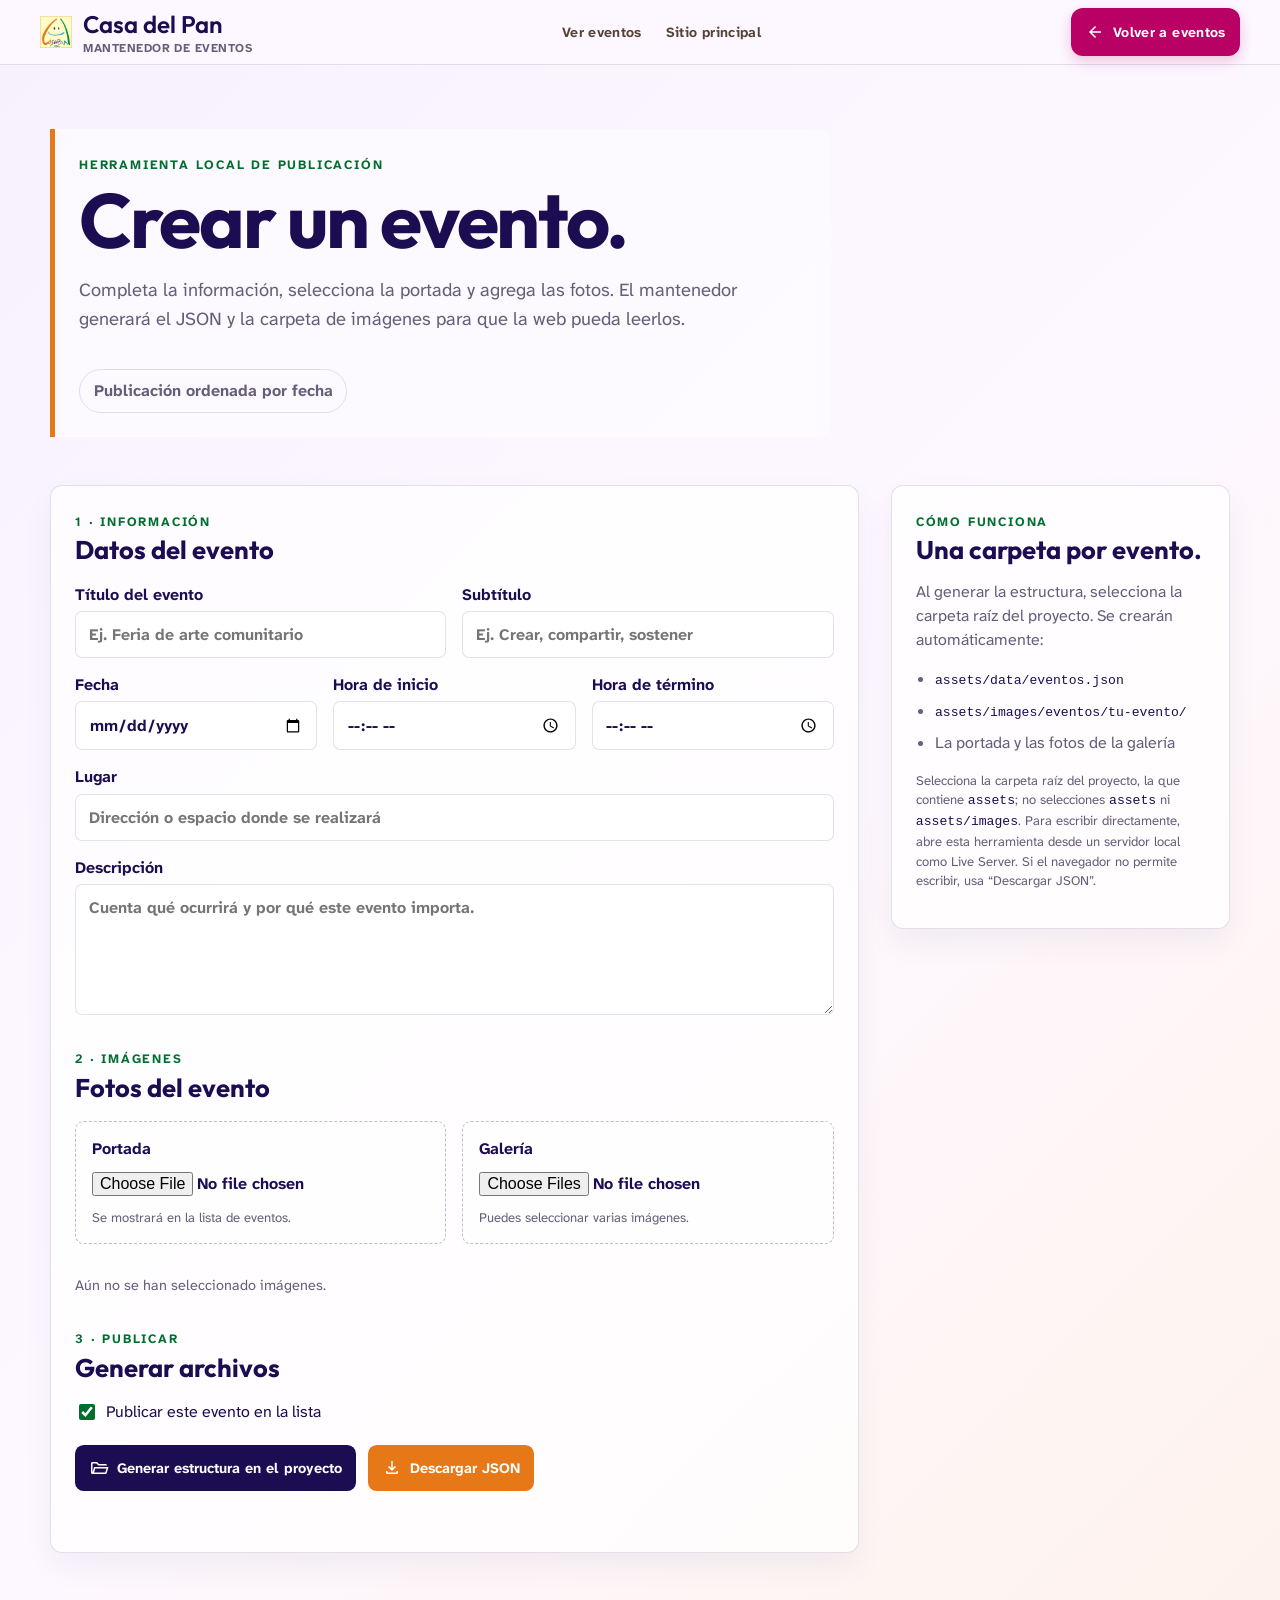
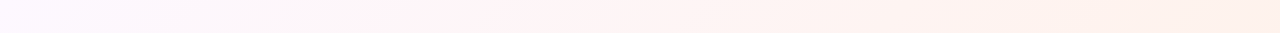
<file: admin-eventos.html>
<!doctype html>
<html lang="es">
<head>
  <meta charset="utf-8">
  <meta name="viewport" content="width=device-width, initial-scale=1">
  <title>Mantenedor de eventos | Fundación Casa del Pan</title>
  <meta name="description" content="Mantenedor local para crear y publicar eventos de la Fundación Casa del Pan.">
  <link rel="preconnect" href="https://fonts.googleapis.com">
  <link rel="preconnect" href="https://fonts.gstatic.com" crossorigin>
  <link href="https://fonts.googleapis.com/css2?family=Atkinson+Hyperlegible+Next:wght@400;700&family=Outfit:wght@500;600;700&display=swap" rel="stylesheet">
  <link href="https://fonts.googleapis.com/css2?family=Material+Symbols+Outlined:opsz,wght,FILL,GRAD@20..48,100..700,0..1,-50..200" rel="stylesheet">
  <link rel="stylesheet" href="assets/css/galleries.css">
</head>
<body class="gallery-body admin-body">
  <header class="gallery-header">
    <div class="gallery-nav">
      <a class="gallery-brand" href="eventos.html" aria-label="Volver a eventos">
        <img alt="Fundación Casa del Pan Logo" src="assets/images/logo.png" width="32" height="32">
        <div><span>Casa del Pan</span><span>Mantenedor de eventos</span></div>
      </a>
      <nav class="gallery-links" aria-label="Navegación del mantenedor">
        <a href="eventos.html">Ver eventos</a>
        <a href="index.html">Sitio principal</a>
      </nav>
      <div class="gallery-actions">
        <a class="gallery-link-cta" href="eventos.html"><span class="material-symbols-outlined" aria-hidden="true">arrow_back</span><span>Volver a eventos</span></a>
      </div>
    </div>
  </header>
  <main class="gallery-main admin-main">
    <section class="gallery-hero">
      <span class="gallery-kicker">Herramienta local de publicación</span>
      <h1>Crear un evento.</h1>
      <p>Completa la información, selecciona la portada y agrega las fotos. El mantenedor generará el JSON y la carpeta de imágenes para que la web pueda leerlos.</p>
      <span class="gallery-stat">Publicación ordenada por fecha</span>
    </section>
    <section class="admin-layout" aria-labelledby="admin-form-title">
      <form class="admin-form" id="event-form">
        <div class="admin-section-heading">
          <span class="gallery-kicker">1 · Información</span>
          <h2 id="admin-form-title">Datos del evento</h2>
        </div>
        <div class="admin-fields admin-fields-two">
          <label>Título del evento<input id="event-title" name="title" required placeholder="Ej. Feria de arte comunitario"></label>
          <label>Subtítulo<input id="event-subtitle" name="subtitle" placeholder="Ej. Crear, compartir, sostener"></label>
        </div>
        <div class="admin-fields admin-fields-three">
          <label>Fecha<input id="event-date" name="date" type="date" required></label>
          <label>Hora de inicio<input id="event-start" name="startTime" type="time"></label>
          <label>Hora de término<input id="event-end" name="endTime" type="time"></label>
        </div>
        <label>Lugar<input id="event-location" name="location" required placeholder="Dirección o espacio donde se realizará"></label>
        <label>Descripción<textarea id="event-description" name="description" rows="5" required placeholder="Cuenta qué ocurrirá y por qué este evento importa."></textarea></label>
        <div class="admin-section-heading admin-section-heading-spaced">
          <span class="gallery-kicker">2 · Imágenes</span>
          <h2>Fotos del evento</h2>
        </div>
        <div class="admin-upload-grid">
          <label class="admin-upload-field">Portada<input id="event-cover" type="file" accept="image/*"><small>Se mostrará en la lista de eventos.</small></label>
          <label class="admin-upload-field">Galería<input id="event-gallery" type="file" accept="image/*" multiple><small>Puedes seleccionar varias imágenes.</small></label>
        </div>
        <div class="admin-preview" id="image-preview" aria-live="polite"><p>Aún no se han seleccionado imágenes.</p></div>
        <div class="admin-section-heading admin-section-heading-spaced">
          <span class="gallery-kicker">3 · Publicar</span>
          <h2>Generar archivos</h2>
        </div>
        <label class="admin-checkbox"><input id="event-published" type="checkbox" checked><span>Publicar este evento en la lista</span></label>
        <div class="admin-actions">
          <button class="admin-primary" type="submit"><span class="material-symbols-outlined" aria-hidden="true">folder_open</span>Generar estructura en el proyecto</button>
          <button class="admin-secondary" type="button" id="download-json"><span class="material-symbols-outlined" aria-hidden="true">download</span>Descargar JSON</button>
        </div>
        <p class="admin-feedback" id="admin-feedback" role="status"></p>
      </form>
      <aside class="admin-help">
        <span class="gallery-kicker">Cómo funciona</span>
        <h2>Una carpeta por evento.</h2>
        <p>Al generar la estructura, selecciona la carpeta raíz del proyecto. Se crearán automáticamente:</p>
        <ul>
          <li><code>assets/data/eventos.json</code></li>
          <li><code>assets/images/eventos/tu-evento/</code></li>
          <li>La portada y las fotos de la galería</li>
        </ul>
        <p class="admin-help-note">Selecciona la carpeta raíz del proyecto, la que contiene <code>assets</code>; no selecciones <code>assets</code> ni <code>assets/images</code>. Para escribir directamente, abre esta herramienta desde un servidor local como Live Server. Si el navegador no permite escribir, usa “Descargar JSON”.</p>
      </aside>
    </section>
  </main>
  <script src="assets/js/admin-eventos.js" defer></script>
</body>
</html>
</file>
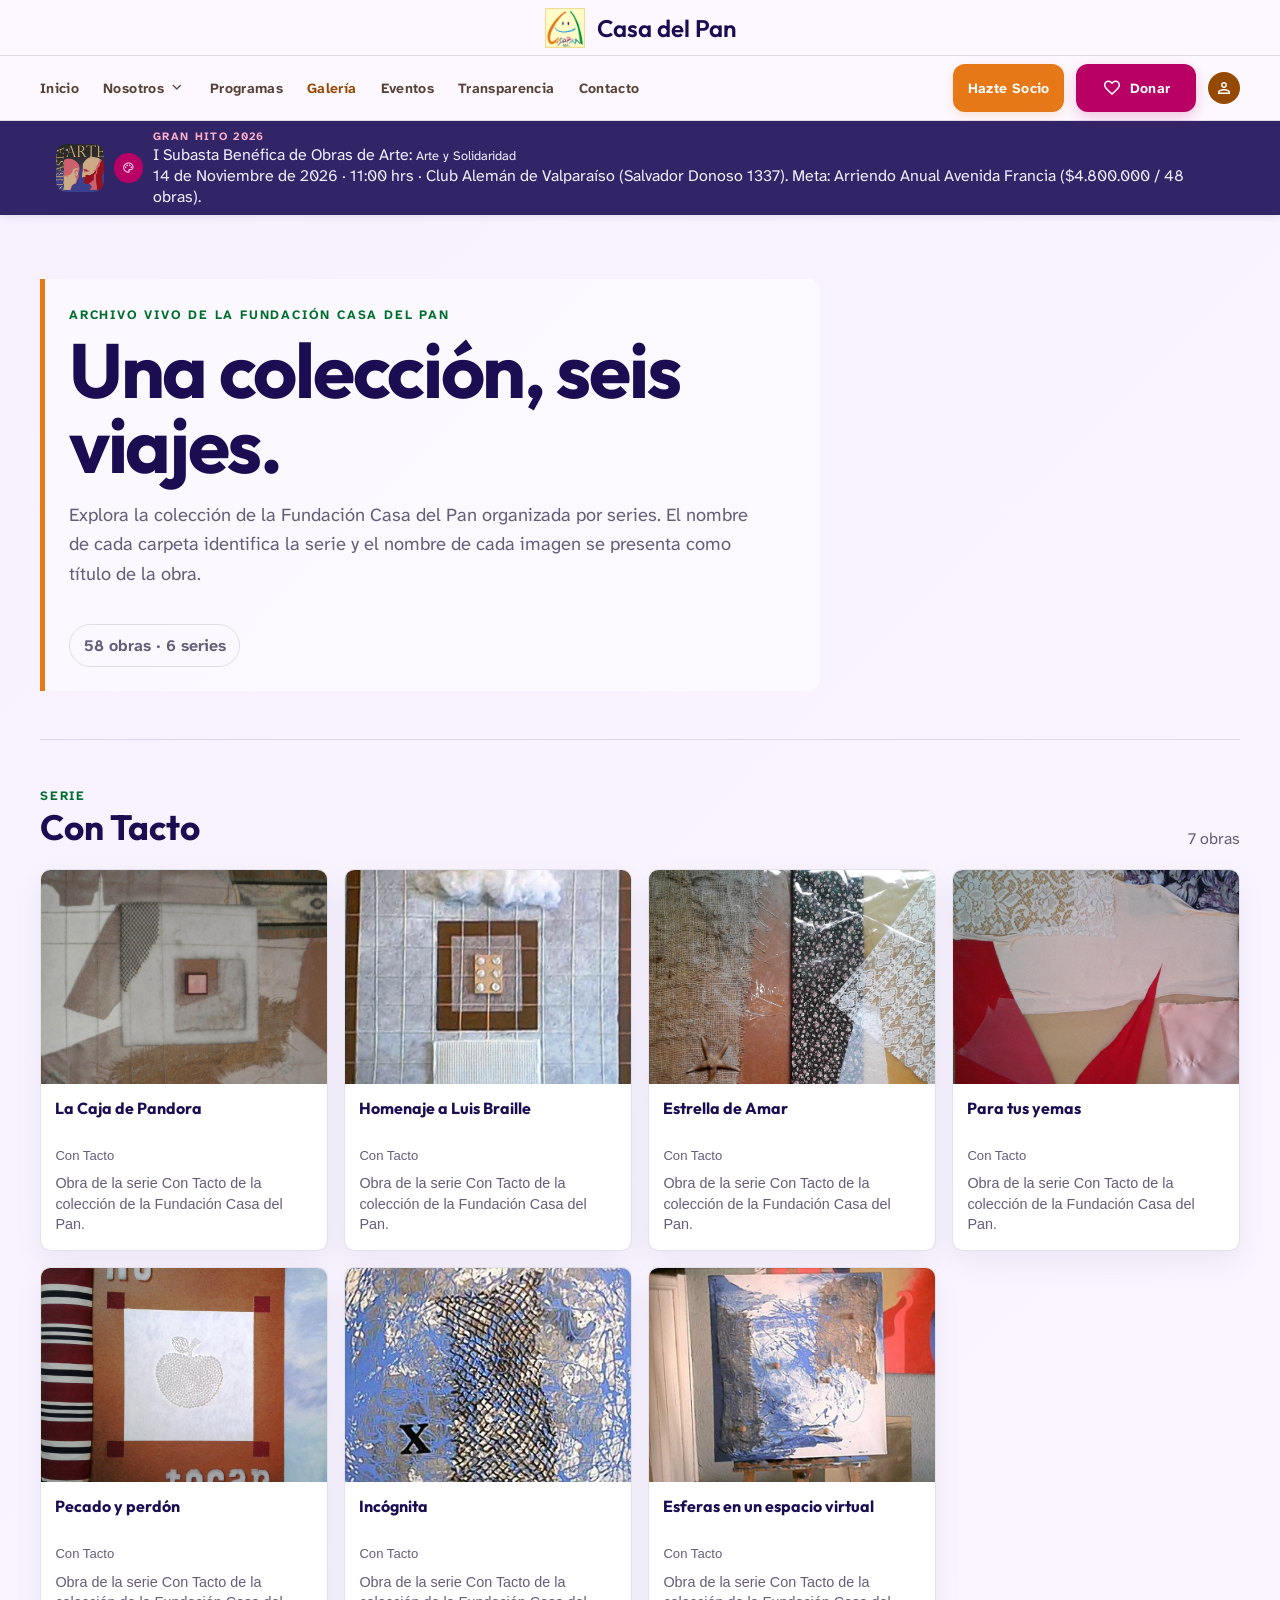
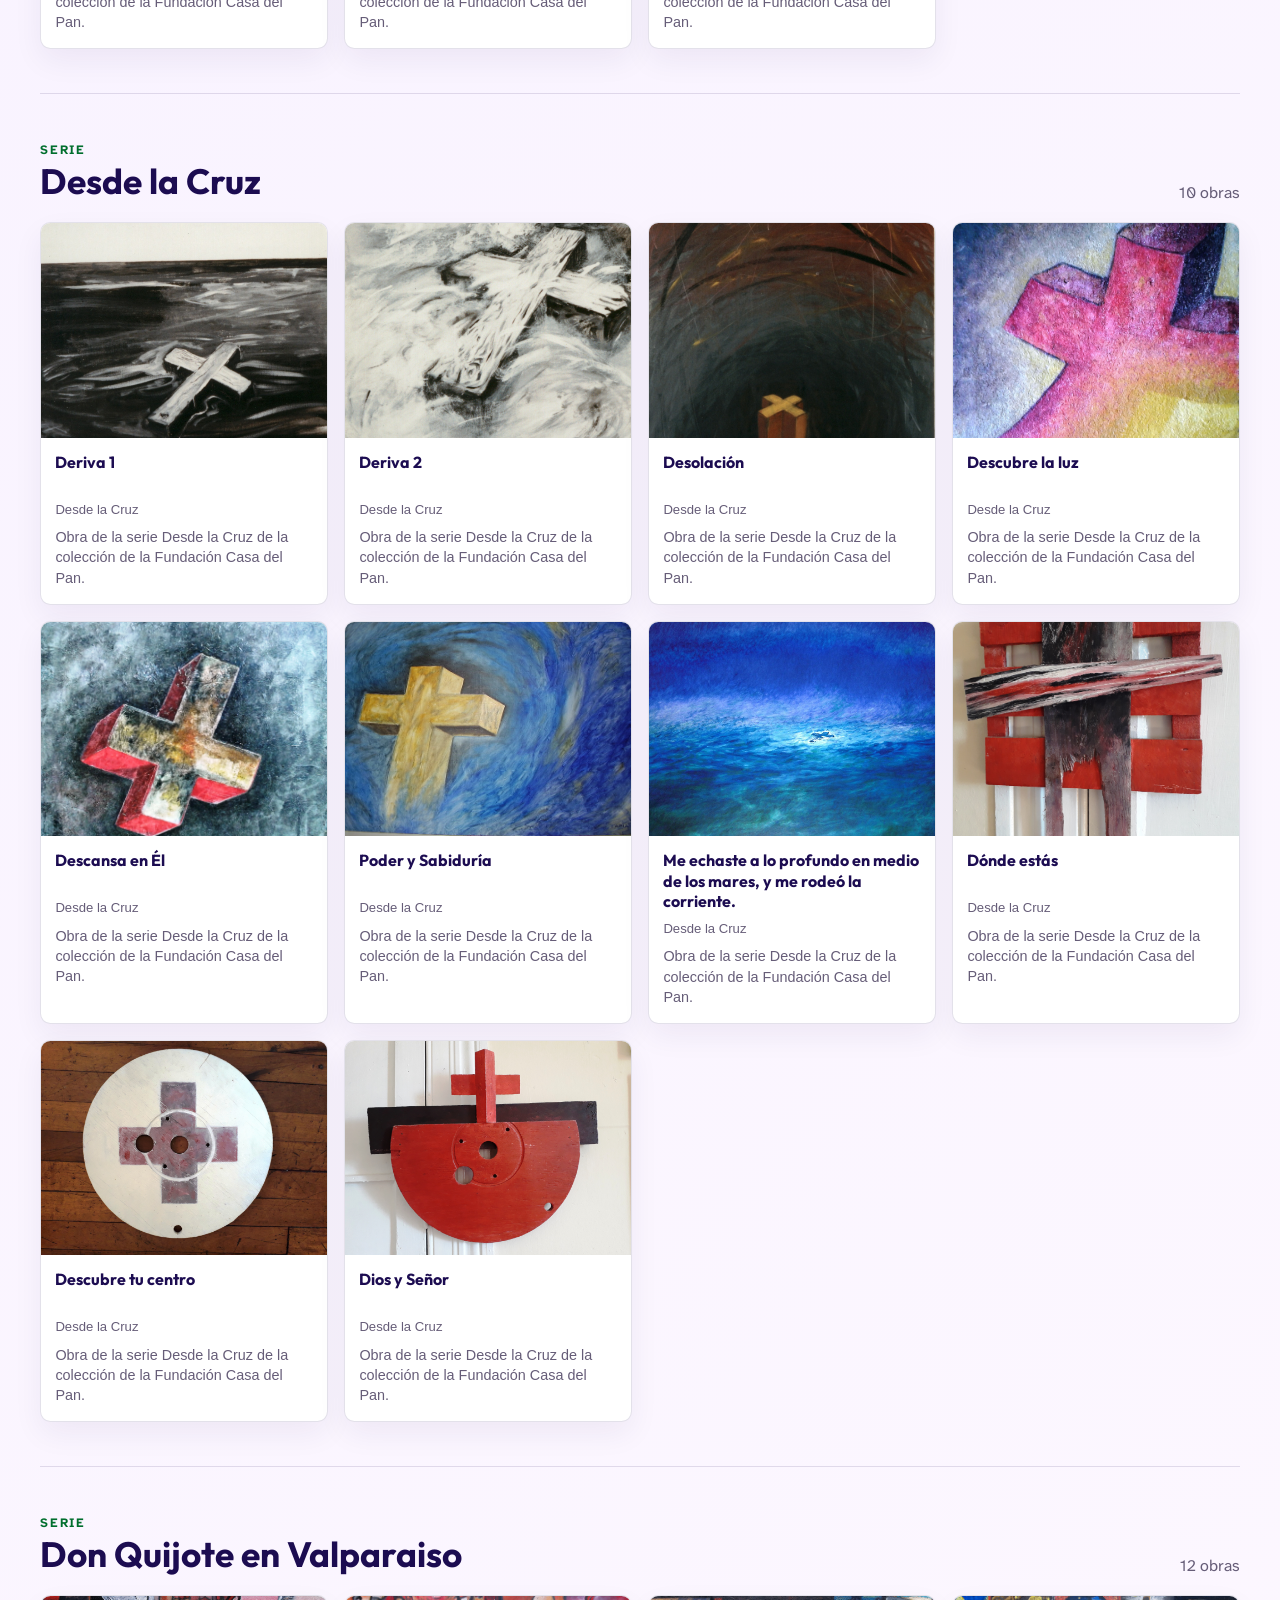
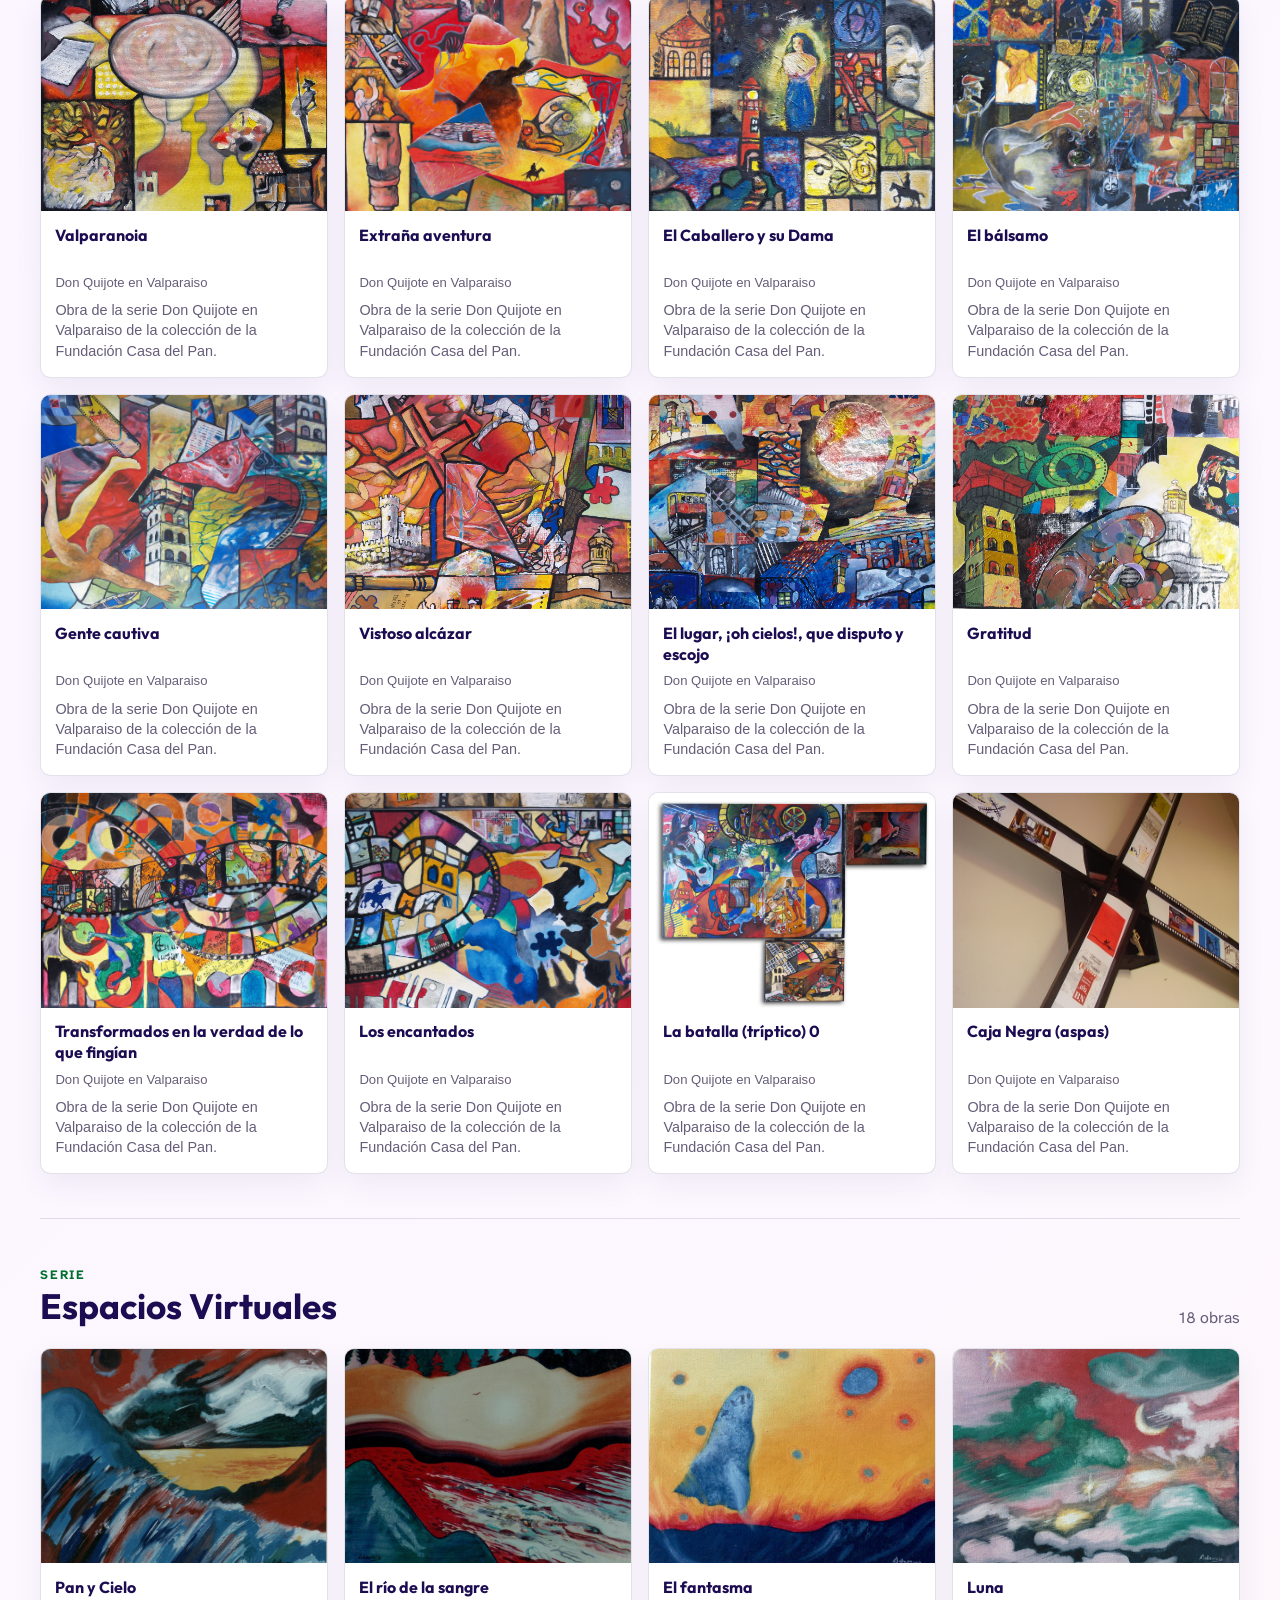
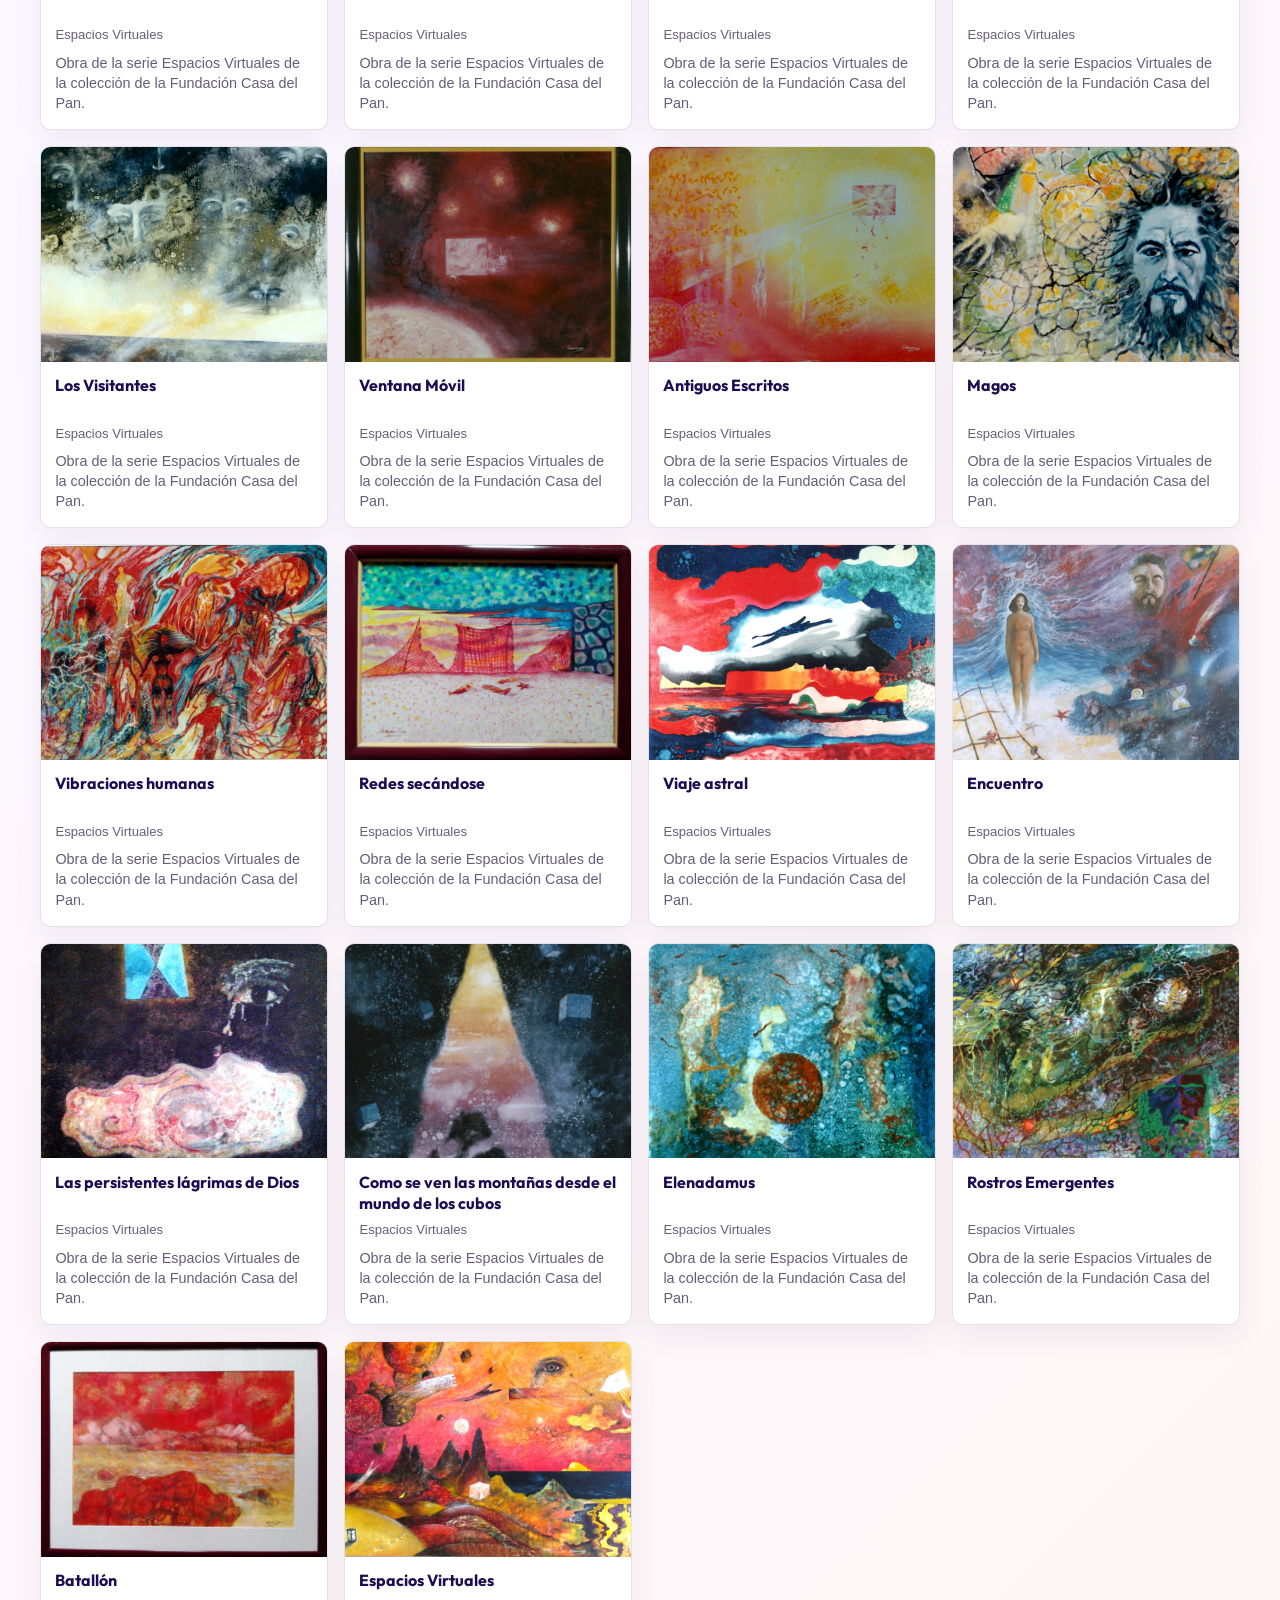
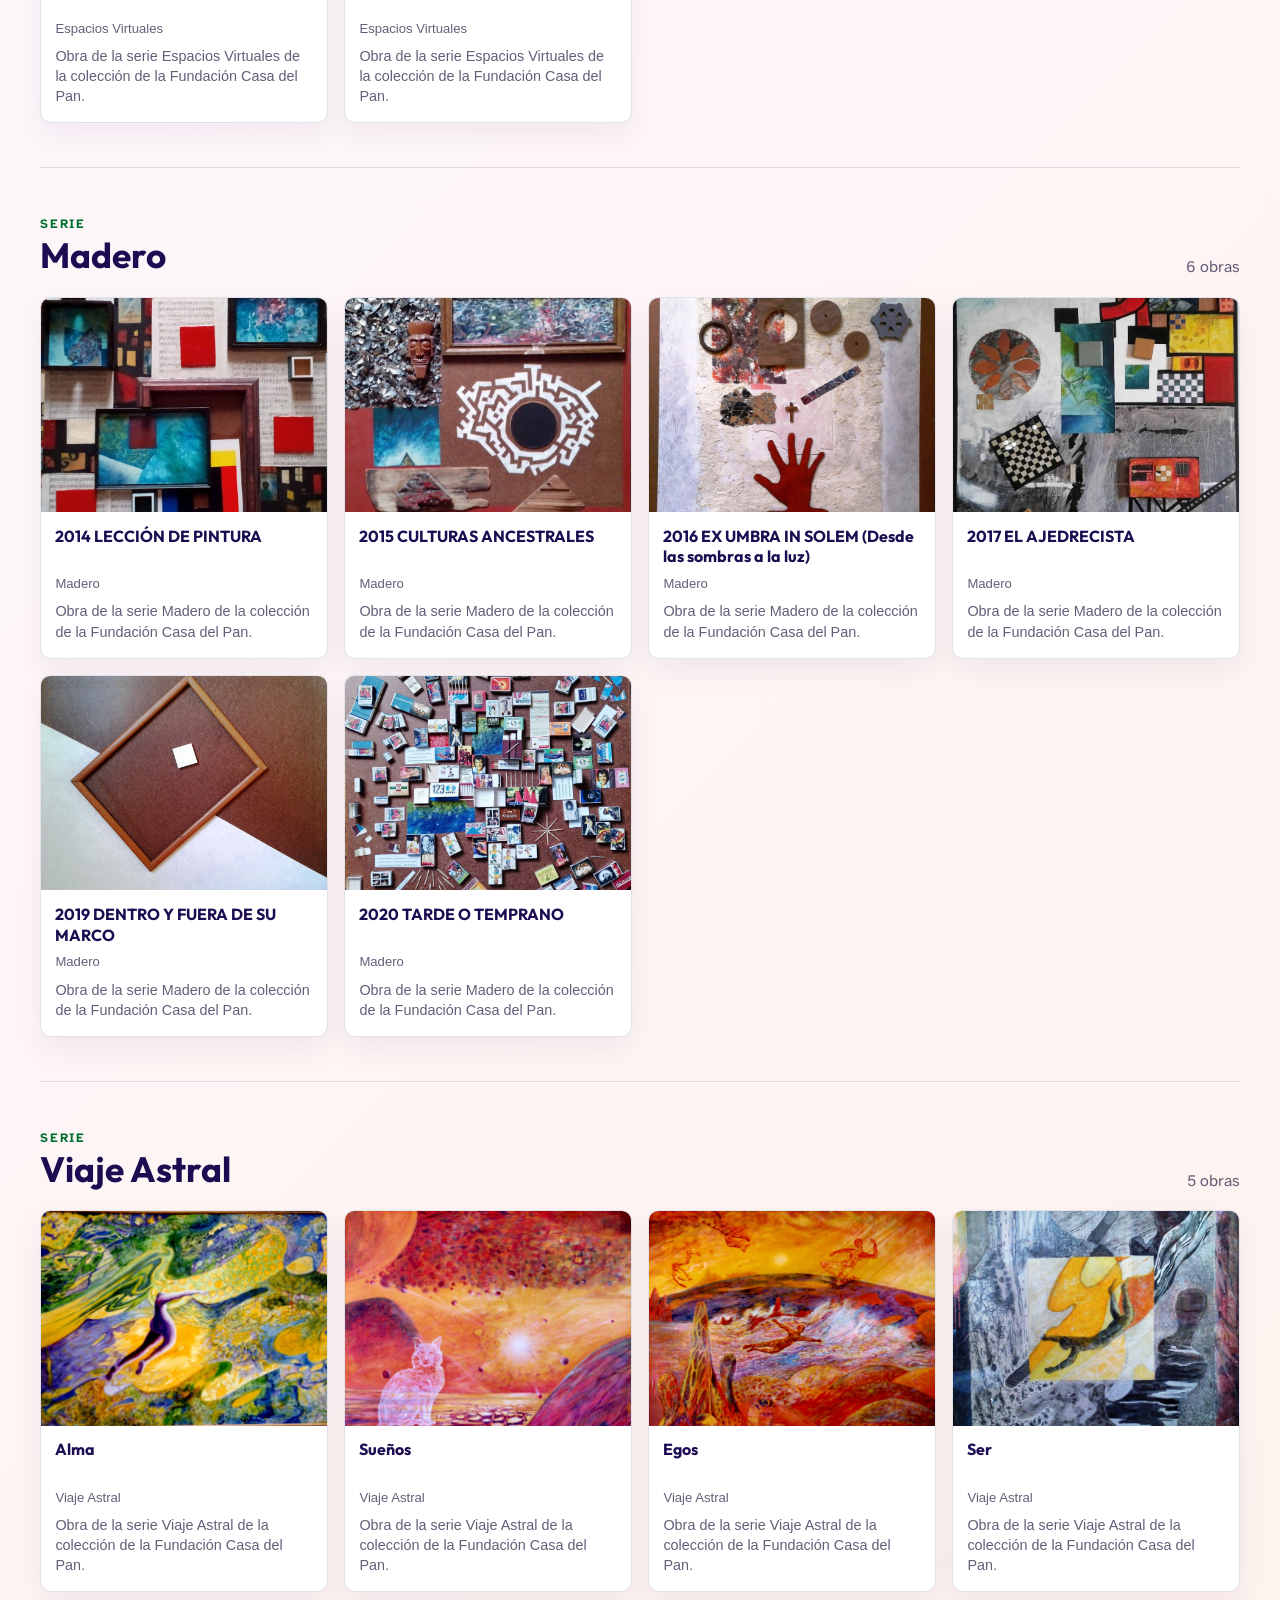
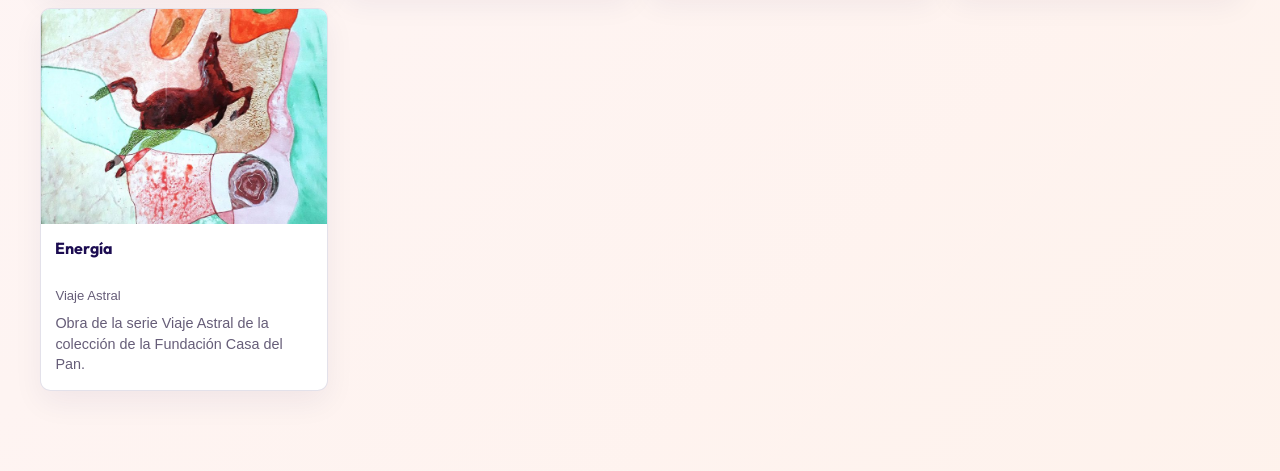
<file: coleccion-fcp.html>
<!doctype html>
<html lang="es">
<head>
  <meta charset="utf-8">
  <meta name="viewport" content="width=device-width, initial-scale=1">
  <script async src="https://www.googletagmanager.com/gtag/js?id=G-56G3E617SM"></script>
  <script>
    window.dataLayer = window.dataLayer || [];
    function gtag() { dataLayer.push(arguments); }
    gtag('js', new Date());
    gtag('config', 'G-56G3E617SM');
  </script>
  <title>Colección FCP | Fundación Casa del Pan</title>
  <meta name="description" content="Colección de obras de la Fundación Casa del Pan, organizada por series.">
  <link rel="preconnect" href="https://fonts.googleapis.com">
  <link rel="preconnect" href="https://fonts.googleapis.com" crossorigin>
  <link href="https://fonts.googleapis.com/css2?family=Atkinson+Hyperlegible+Next:wght@400;700&family=Outfit:wght@500;600;700&display=swap" rel="stylesheet">
  <link href="https://fonts.googleapis.com/css2?family=Material+Symbols+Outlined:opsz,wght,FILL,GRAD@20..48,100..700,0..1,-50..200" rel="stylesheet">
  <link rel="stylesheet" href="assets/css/galleries.css">
</head>
<body class="gallery-body">
  <header class="gallery-header bg-surface/95 backdrop-blur-md">
    <div class="gallery-header-brand">
      <a class="gallery-brand group focus:outline-none focus:ring-2 focus:ring-secondary rounded-lg" href="index.html">
        <img alt="Logo de la Fundación Casa del Pan" src="assets/images/logo.png" width="40" height="40" />
        <span class="gallery-brand-name">Casa del Pan</span>
      </a>
    </div>
    <div class="gallery-nav h-16 max-w-container-max mx-auto px-gutter-mobile lg:px-gutter-desktop flex items-center justify-between gap-space-md">
      <nav aria-label="Navegación principal" class="gallery-links hidden xl:flex items-center gap-space-lg">
        <a class="font-label-md text-label-md text-on-surface-variant hover:text-on-surface transition-colors py-2" href="index.html">Inicio</a>
        <details class="group relative">
          <summary class="list-none cursor-pointer font-label-md text-label-md text-on-surface-variant hover:text-on-surface transition-colors py-2 flex items-center gap-1">
            Nosotros
            <span class="material-symbols-outlined text-[18px]">expand_more</span>
          </summary>
          <div class="absolute left-0 top-full mt-2 w-52 rounded-xl bg-surface-container-lowest shadow-lg border border-surface-container-high p-2 z-20 flex flex-col gap-1">
            <a class="font-label-md text-label-md text-on-surface-variant hover:text-on-surface transition-colors rounded-lg px-2 py-1.5" href="index.html#quienes-somos">Quiénes Somos</a>
            <a class="font-label-md text-label-md text-on-surface-variant hover:text-on-surface transition-colors rounded-lg px-2 py-1.5" href="index.html#directorio">Directorio</a>
          </div>
        </details>
        <a class="font-label-md text-label-md text-on-surface-variant hover:text-on-surface transition-colors py-2" href="index.html#programas">Programas</a>
        <a aria-current="page" class="font-label-md text-label-md text-primary font-bold transition-colors py-2" href="coleccion-fcp.html">Galería</a>
        <a class="font-label-md text-label-md text-on-surface-variant hover:text-on-surface transition-colors py-2" href="eventos.html">Eventos</a>
        <a class="font-label-md text-label-md text-on-surface-variant hover:text-on-surface transition-colors py-2" href="index.html#transparencia">Transparencia</a>
        <a class="font-label-md text-label-md text-on-surface-variant hover:text-on-surface transition-colors py-2" href="index.html#contacto">Contacto</a>
      </nav>
      <div class="gallery-actions flex items-center gap-space-sm">
        <button type="button" class="mobile-menu-toggle xl:hidden" aria-label="Abrir menú principal" aria-controls="gallery-mobile-menu" aria-expanded="false" data-mobile-menu-toggle>
          <span class="material-symbols-outlined">menu</span>
        </button>
        <a class="gallery-member-link hidden sm:inline-flex items-center justify-center min-h-[48px] px-space-md py-space-xs rounded-xl bg-primary-container text-on-primary font-label-md text-label-md shadow-sm hover:brightness-105 active:scale-98 transition-all" href="index.html#hazte-socio">Hazte Socio</a><a class="gallery-link-cta inline-flex items-center justify-center min-h-[48px] px-space-lg py-space-xs rounded-xl bg-tertiary text-on-tertiary font-label-md text-label-md shadow-md hover:brightness-110 active:scale-98 transition-all gap-space-xs" href="index.html#donar"><span aria-hidden="true" class="material-symbols-outlined text-[20px]">favorite</span><span>Donar</span></a><span class="gallery-profile w-8 h-8 rounded-full bg-primary flex items-center justify-center shrink-0 ml-1" aria-hidden="true"><span class="material-symbols-outlined text-on-primary text-[18px]">person</span></span></div>
    </div>
  </header>
  <div class="mobile-nav-backdrop" id="gallery-mobile-menu-backdrop" hidden></div>
  <aside class="mobile-nav-drawer" id="gallery-mobile-menu" aria-label="Menú principal móvil" aria-hidden="true">
    <div class="mobile-nav-header">
      <a href="index.html" class="mobile-nav-brand" aria-label="Inicio de la Fundación Casa del Pan">
        <img src="assets/images/logo.png" alt="Logo de la Fundación Casa del Pan" width="40" height="40" />
        <span>Casa del Pan</span>
      </a>
      <button type="button" class="mobile-nav-close" aria-label="Cerrar menú" data-mobile-menu-close>
        <span class="material-symbols-outlined">close</span>
      </button>
    </div>
    <nav class="mobile-nav-links" aria-label="Menú móvil">
      <a href="index.html">Inicio</a>
      <details class="mobile-nav-group">
        <summary>Nosotros</summary>
        <div class="mobile-nav-submenu">
          <a href="index.html#quienes-somos">Quiénes somos</a>
          <a href="index.html#directorio">Directorio</a>
        </div>
      </details>
      <a href="index.html#programas">Programas</a>
      <a href="coleccion-fcp.html">Galería</a>
      <a href="eventos.html">Eventos</a>
      <a href="index.html#transparencia">Transparencia</a>
      <a href="index.html#contacto">Contacto</a>
      <a href="index.html#hazte-socio" class="mobile-nav-cta">Hazte Socio</a>
    </nav>
  </aside>
  <aside aria-label="Evento Solidario Destacado" class="auction-banner w-full bg-inverse-surface px-gutter-mobile lg:px-gutter-desktop py-space-sm shadow-sm">
    <div class="max-w-container-max mx-auto flex flex-col md:flex-row items-center justify-between gap-space-sm w-full"><div class="auction-banner-inner flex items-center gap-space-sm"><img class="h-14 w-14 rounded-xl object-cover shadow-sm" src="assets/images/logo-evento-subasta.jpeg" alt="Logo de la subasta Arte y Solidaridad" width="56" height="56" /><span aria-hidden="true" class="auction-banner-icon inline-flex p-space-xs rounded-full bg-tertiary text-on-tertiary animate-pulse"><span class="material-symbols-outlined text-[20px]">palette</span></span><div class="flex flex-col"><span class="auction-banner-kicker font-label-sm text-label-sm uppercase tracking-wider">Gran Hito 2026</span><p class="font-headline-sm text-headline-sm">I Subasta Benéfica de Obras de Arte: <span>Arte y Solidaridad</span></p><p class="font-body-sm text-body-sm">14 de Noviembre de 2026 · 11:00 hrs · Club Alemán de Valparaíso (Salvador Donoso 1337). Meta: Arriendo Anual Avenida Francia ($4.800.000 / 48 obras).</p></div></div></div>
  </aside>
  <main class="gallery-main" data-gallery-root="collection">
    <section class="gallery-hero">
      <span class="gallery-kicker">Archivo vivo de la Fundación Casa del Pan</span>
      <h1>Una colección, seis viajes.</h1>
      <p>Explora la colección de la Fundación Casa del Pan organizada por series. El nombre de cada carpeta identifica la serie y el nombre de cada imagen se presenta como título de la obra.</p>
      <span class="gallery-stat" data-gallery-stat>54 obras · 6 series</span>
    </section>
    <div data-series-container></div>
  </main>
  <div class="lightbox" id="lightbox" role="dialog" aria-modal="true" aria-labelledby="lightbox-title" hidden>
    <button class="lightbox-close" type="button" aria-label="Cerrar vista ampliada" data-lightbox-close>×</button>
    <button class="lightbox-arrow lightbox-prev" type="button" aria-label="Obra anterior" data-lightbox-prev>‹</button>
    <div class="lightbox-content"><div class="lightbox-media"><img data-lightbox-image alt=""></div><div class="lightbox-info"><span class="gallery-kicker">Ficha de la obra</span><h2 id="lightbox-title" data-lightbox-title></h2><p><strong>Tamaño original</strong><br><span data-lightbox-size></span></p><p data-lightbox-meta hidden></p><p data-lightbox-description></p></div></div>
    <button class="lightbox-arrow lightbox-next" type="button" aria-label="Obra siguiente" data-lightbox-next>›</button>
  </div>
  <script src="assets/js/galleries.js" defer></script>
</body>
</html>
</file>
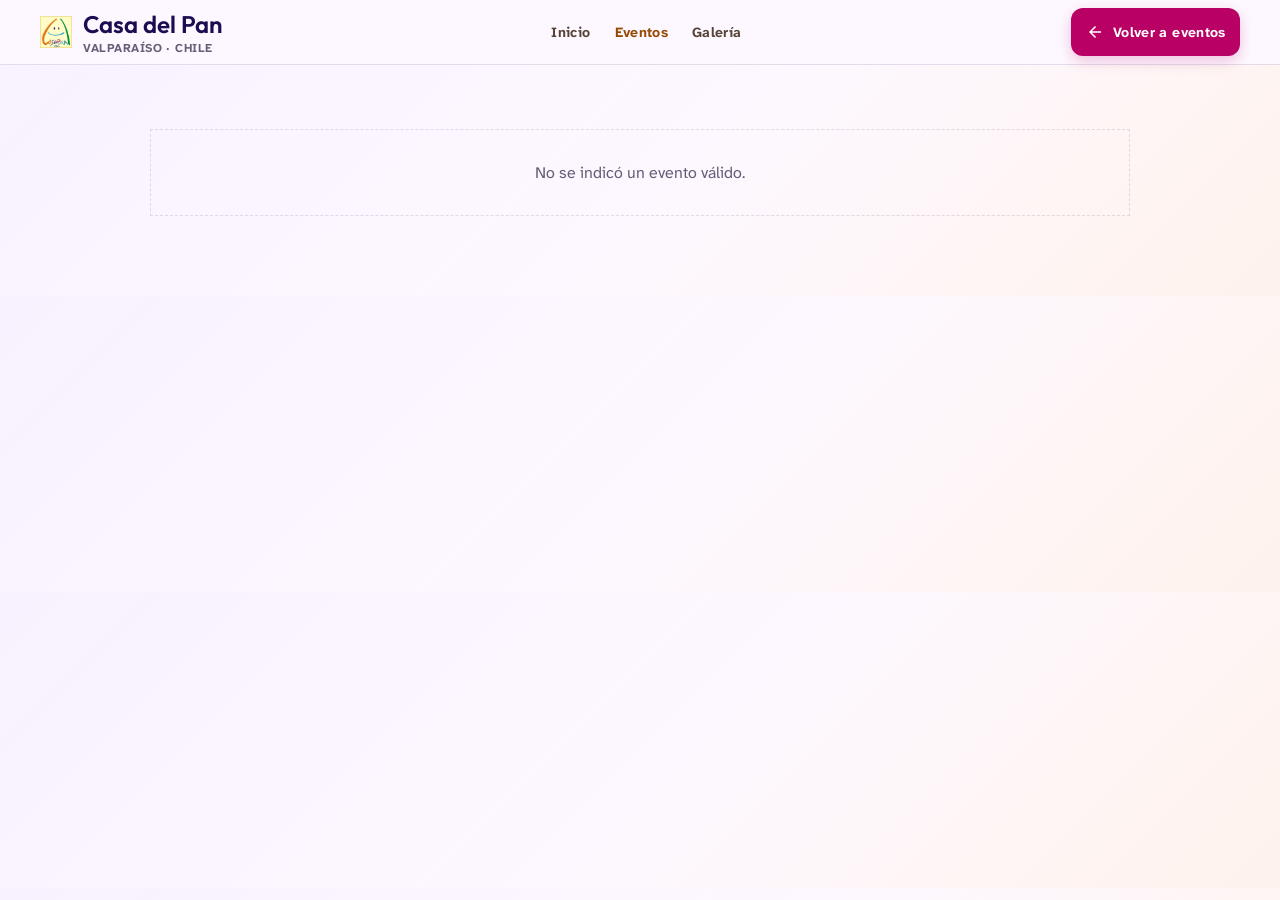
<file: evento.html>
<!doctype html>
<html lang="es">
<head>
  <meta charset="utf-8">
  <meta name="viewport" content="width=device-width, initial-scale=1">
  <script async src="https://www.googletagmanager.com/gtag/js?id=G-56G3E617SM"></script>
  <script>
    window.dataLayer = window.dataLayer || [];
    function gtag() { dataLayer.push(arguments); }
    gtag('js', new Date());
    gtag('config', 'G-56G3E617SM');
  </script>
  <title>Evento | Fundación Casa del Pan</title>
  <meta name="description" content="Detalle de un evento de la Fundación Casa del Pan.">
  <link rel="preconnect" href="https://fonts.googleapis.com">
  <link rel="preconnect" href="https://fonts.gstatic.com" crossorigin>
  <link href="https://fonts.googleapis.com/css2?family=Atkinson+Hyperlegible+Next:wght@400;700&family=Outfit:wght@500;600;700&display=swap" rel="stylesheet">
  <link href="https://fonts.googleapis.com/css2?family=Material+Symbols+Outlined:opsz,wght,FILL,GRAD@20..48,100..700,0..1,-50..200" rel="stylesheet">
  <link rel="stylesheet" href="assets/css/galleries.css">
</head>
<body class="gallery-body">
  <header class="gallery-header">
    <div class="gallery-nav">
      <a class="gallery-brand" href="index.html" aria-label="Volver al inicio">
        <img alt="Fundación Casa del Pan Logo" src="assets/images/logo.png" width="32" height="32">
        <div><span>Casa del Pan</span><span>Valparaíso · Chile</span></div>
      </a>
      <nav class="gallery-links" aria-label="Navegación principal">
        <a href="index.html">Inicio</a>
        <a href="eventos.html" aria-current="page">Eventos</a>
        <a href="coleccion-fcp.html">Galería</a>
      </nav>
      <div class="gallery-actions">
        <a class="gallery-link-cta" href="eventos.html"><span class="material-symbols-outlined" aria-hidden="true">arrow_back</span><span>Volver a eventos</span></a>
      </div>
    </div>
  </header>
  <main class="gallery-main event-detail-main" id="event-detail">
    <p class="event-loading">Cargando evento...</p>
  </main>
  <script src="assets/js/evento.js" defer></script>
</body>
</html>
</file>
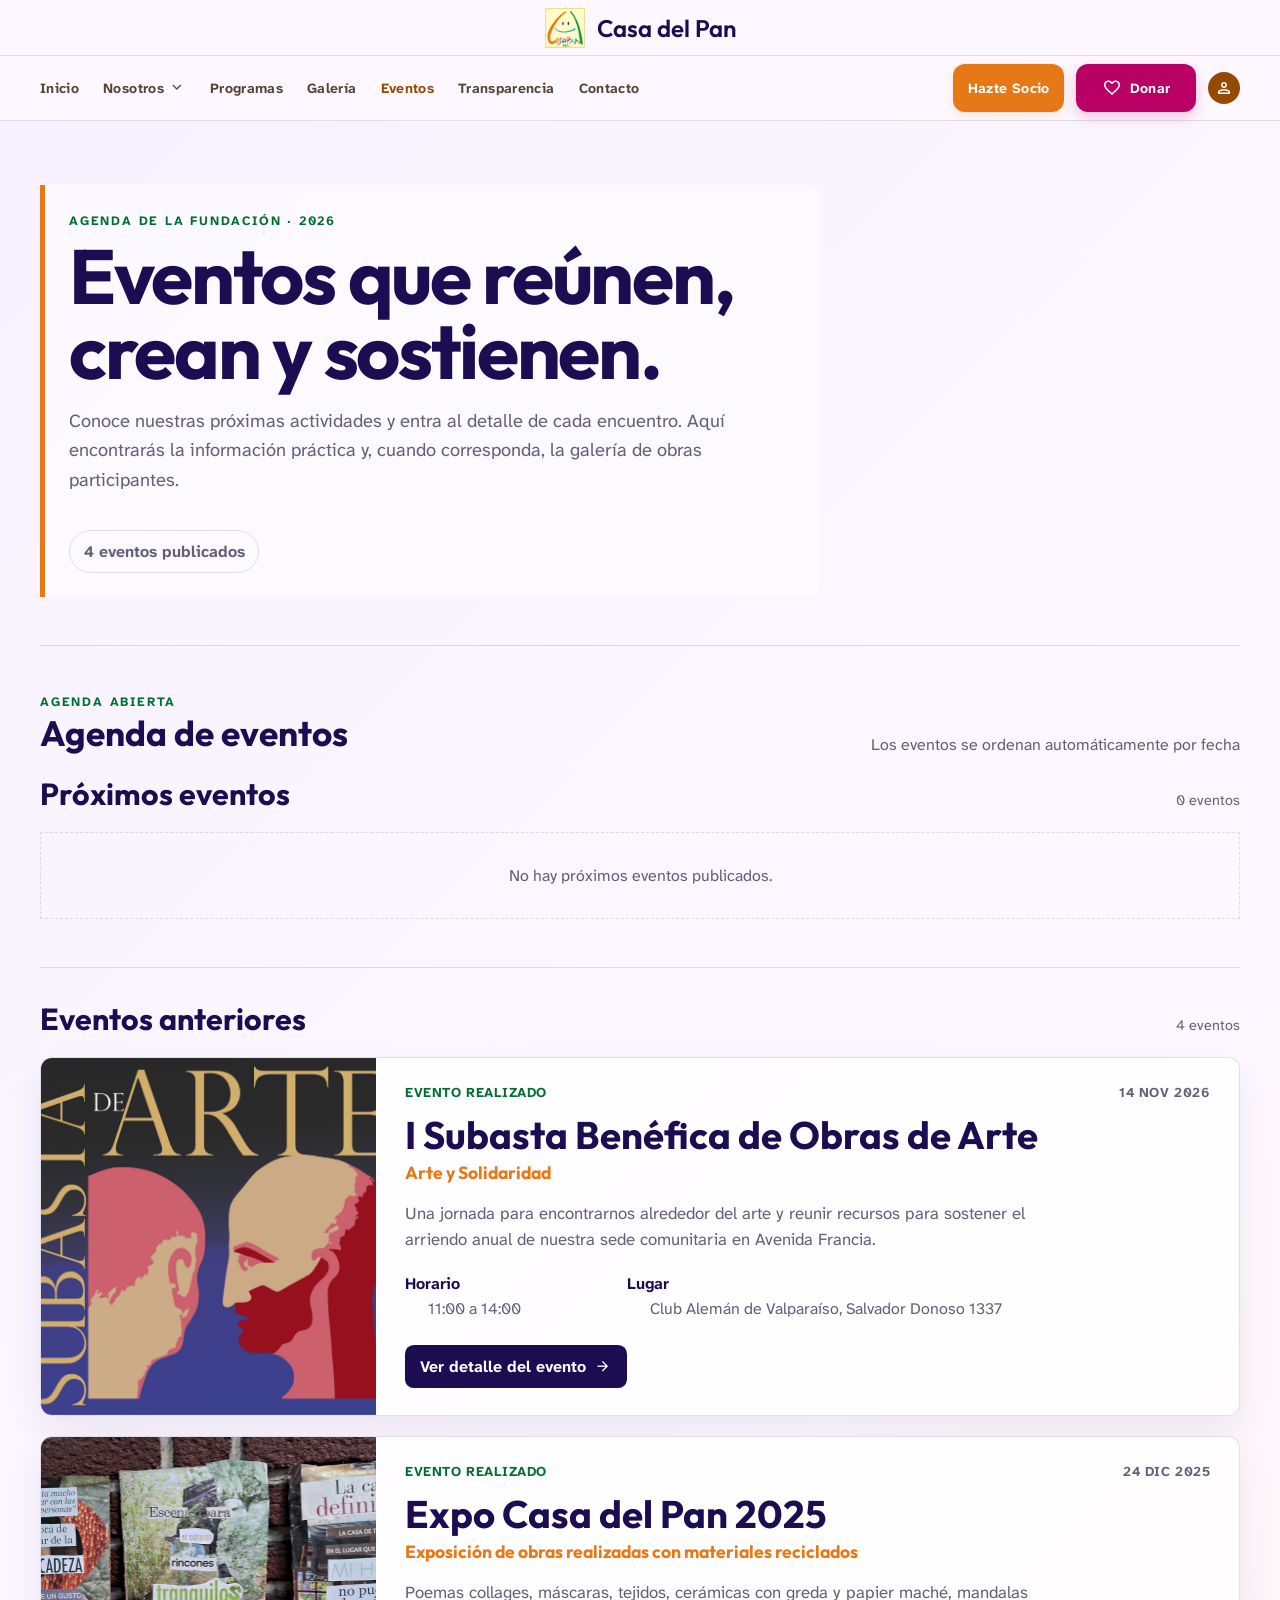
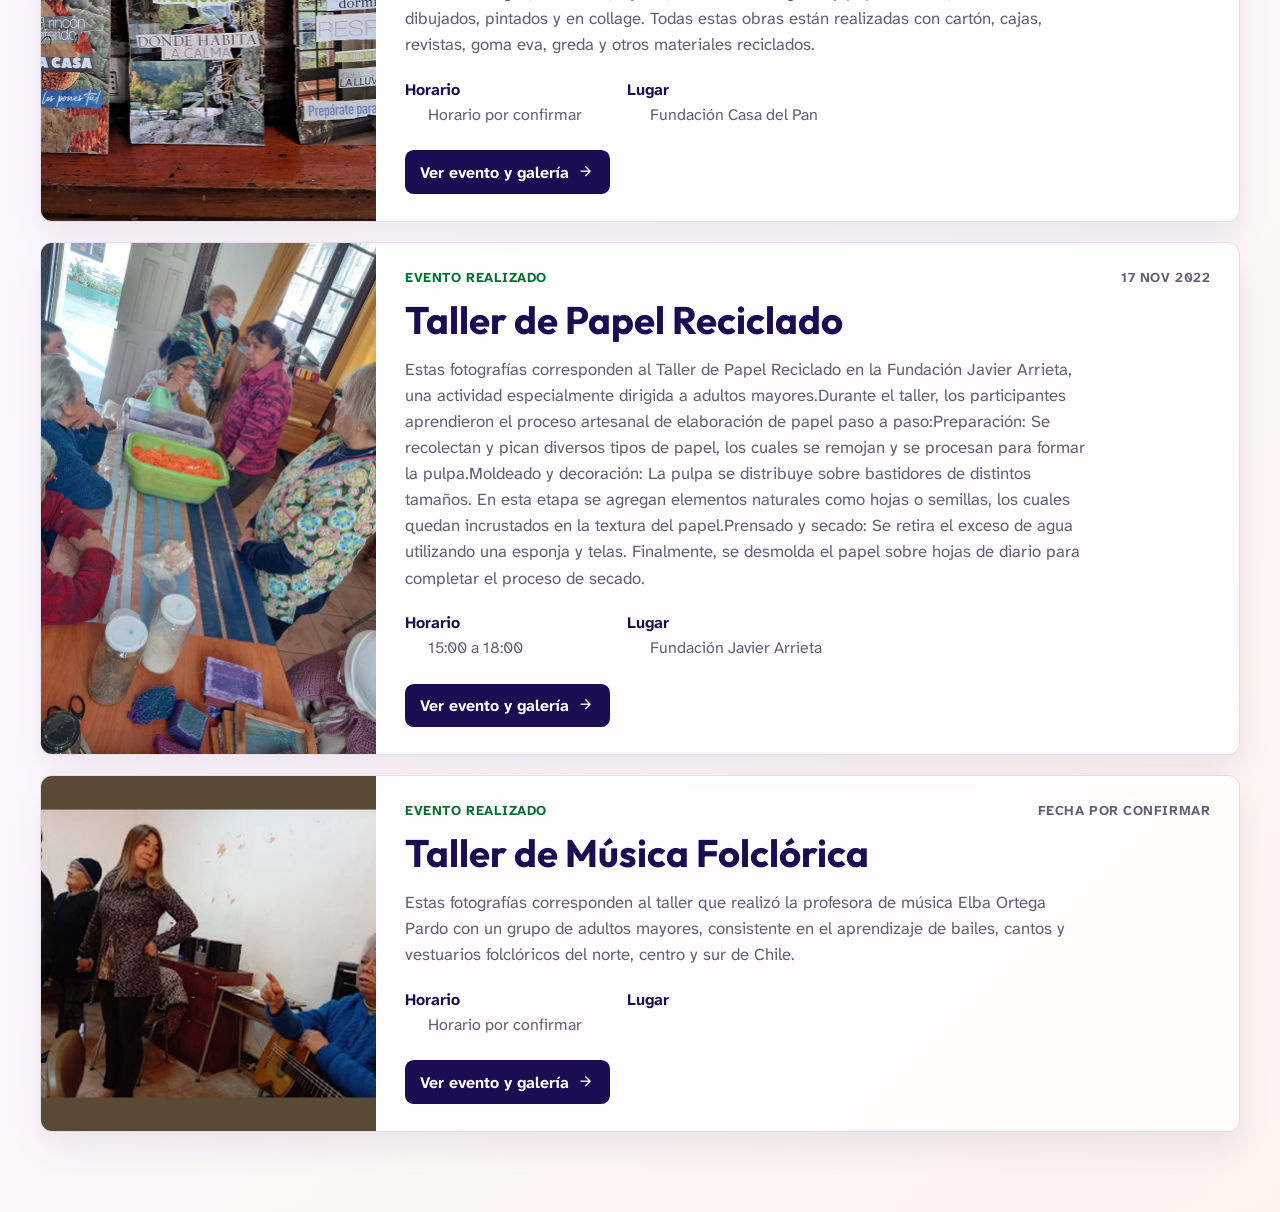
<file: eventos.html>
<!doctype html>
<html lang="es">
<head>
  <meta charset="utf-8">
  <meta name="viewport" content="width=device-width, initial-scale=1">
  <script async src="https://www.googletagmanager.com/gtag/js?id=G-56G3E617SM"></script>
  <script>
    window.dataLayer = window.dataLayer || [];
    function gtag() { dataLayer.push(arguments); }
    gtag('js', new Date());
    gtag('config', 'G-56G3E617SM');
  </script>
  <title>Eventos | Fundación Casa del Pan</title>
  <meta name="description" content="Eventos, encuentros y actividades solidarias de la Fundación Casa del Pan.">
  <link rel="preconnect" href="https://fonts.googleapis.com">
  <link rel="preconnect" href="https://fonts.gstatic.com" crossorigin>
  <link href="https://fonts.googleapis.com/css2?family=Atkinson+Hyperlegible+Next:wght@400;700&family=Outfit:wght@500;600;700&display=swap" rel="stylesheet">
  <link href="https://fonts.googleapis.com/css2?family=Material+Symbols+Outlined:opsz,wght,FILL,GRAD@20..48,100..700,0..1,-50..200" rel="stylesheet">
  <link rel="stylesheet" href="assets/css/galleries.css">
</head>
<body class="gallery-body">
  <header class="gallery-header">
    <div class="gallery-header-brand">
      <a class="gallery-brand" href="index.html" aria-label="Fundación Casa del Pan, volver al inicio">
        <img alt="Logo de la Fundación Casa del Pan" src="assets/images/logo.png" width="40" height="40">
        <span class="gallery-brand-name">Casa del Pan</span>
      </a>
    </div>
    <div class="gallery-nav">
      <nav aria-label="Navegación principal" class="gallery-links">
        <a href="index.html">Inicio</a>
        <details>
          <summary>Nosotros <span class="material-symbols-outlined">expand_more</span></summary>
          <div>
            <a href="index.html#quienes-somos">Quiénes Somos</a>
            <a href="index.html#directorio">Directorio</a>
          </div>
        </details>
        <a href="index.html#programas">Programas</a>
        <a href="coleccion-fcp.html">Galería</a>
        <a aria-current="page" href="eventos.html">Eventos</a>
        <a href="index.html#transparencia">Transparencia</a>
        <a href="index.html#contacto">Contacto</a>
      </nav>
      <div class="gallery-actions">
        <button type="button" class="mobile-menu-toggle" aria-label="Abrir menú principal" aria-controls="gallery-mobile-menu" aria-expanded="false" data-mobile-menu-toggle>
          <span class="material-symbols-outlined">menu</span>
        </button>
        <a class="gallery-member-link" href="index.html#hazte-socio">Hazte Socio</a>
        <a class="gallery-link-cta" href="index.html#donar"><span class="material-symbols-outlined" aria-hidden="true">favorite</span><span>Donar</span></a>
        <span class="gallery-profile" aria-hidden="true"><span class="material-symbols-outlined">person</span></span>
      </div>
    </div>
  </header>
  <div class="mobile-nav-backdrop" id="gallery-mobile-menu-backdrop" hidden></div>
  <aside class="mobile-nav-drawer" id="gallery-mobile-menu" aria-label="Menú principal móvil" aria-hidden="true">
    <div class="mobile-nav-header">
      <a href="index.html" class="mobile-nav-brand" aria-label="Inicio de la Fundación Casa del Pan">
        <img src="assets/images/logo.png" alt="Logo de la Fundación Casa del Pan" width="40" height="40">
        <span>Casa del Pan</span>
      </a>
      <button type="button" class="mobile-nav-close" aria-label="Cerrar menú" data-mobile-menu-close><span class="material-symbols-outlined">close</span></button>
    </div>
    <nav class="mobile-nav-links" aria-label="Menú móvil">
      <a href="index.html">Inicio</a>
      <details class="mobile-nav-group">
        <summary>Nosotros</summary>
        <div class="mobile-nav-submenu">
          <a href="index.html#quienes-somos">Quiénes somos</a>
          <a href="index.html#directorio">Directorio</a>
        </div>
      </details>
      <a href="index.html#programas">Programas</a>
      <a href="coleccion-fcp.html">Galería</a>
      <a href="eventos.html" aria-current="page">Eventos</a>
      <a href="index.html#transparencia">Transparencia</a>
      <a href="index.html#contacto">Contacto</a>
      <a href="index.html#hazte-socio" class="mobile-nav-cta">Hazte Socio</a>
    </nav>
  </aside>
  <main class="gallery-main events-main">
    <section class="gallery-hero">
      <span class="gallery-kicker">Agenda de la Fundación · 2026</span>
      <h1>Eventos que reúnen, crean y sostienen.</h1>
      <p>Conoce nuestras próximas actividades y entra al detalle de cada encuentro. Aquí encontrarás la información práctica y, cuando corresponda, la galería de obras participantes.</p>
      <span class="gallery-stat" id="events-count">Cargando eventos...</span>
    </section>
    <section class="events-list" aria-labelledby="events-heading">
      <div class="series-heading">
        <div><span class="gallery-kicker">Agenda abierta</span><h2 id="events-heading">Agenda de eventos</h2></div>
        <p id="events-updated">Los eventos se ordenan automáticamente por fecha</p>
      </div>
      <div class="events-group" aria-labelledby="upcoming-events-heading">
        <div class="events-group-heading"><h3 id="upcoming-events-heading">Próximos eventos</h3><span id="upcoming-events-count"></span></div>
        <div id="upcoming-events-list" class="events-list-items" aria-live="polite"></div>
      </div>
      <div class="events-group events-group-previous" aria-labelledby="previous-events-heading">
        <div class="events-group-heading"><h3 id="previous-events-heading">Eventos anteriores</h3><span id="previous-events-count"></span></div>
        <div id="previous-events-list" class="events-list-items" aria-live="polite"></div>
      </div>
    </section>
  </main>
  <script src="assets/js/eventos.js?v=2" defer></script>
</body>
</html>
</file>
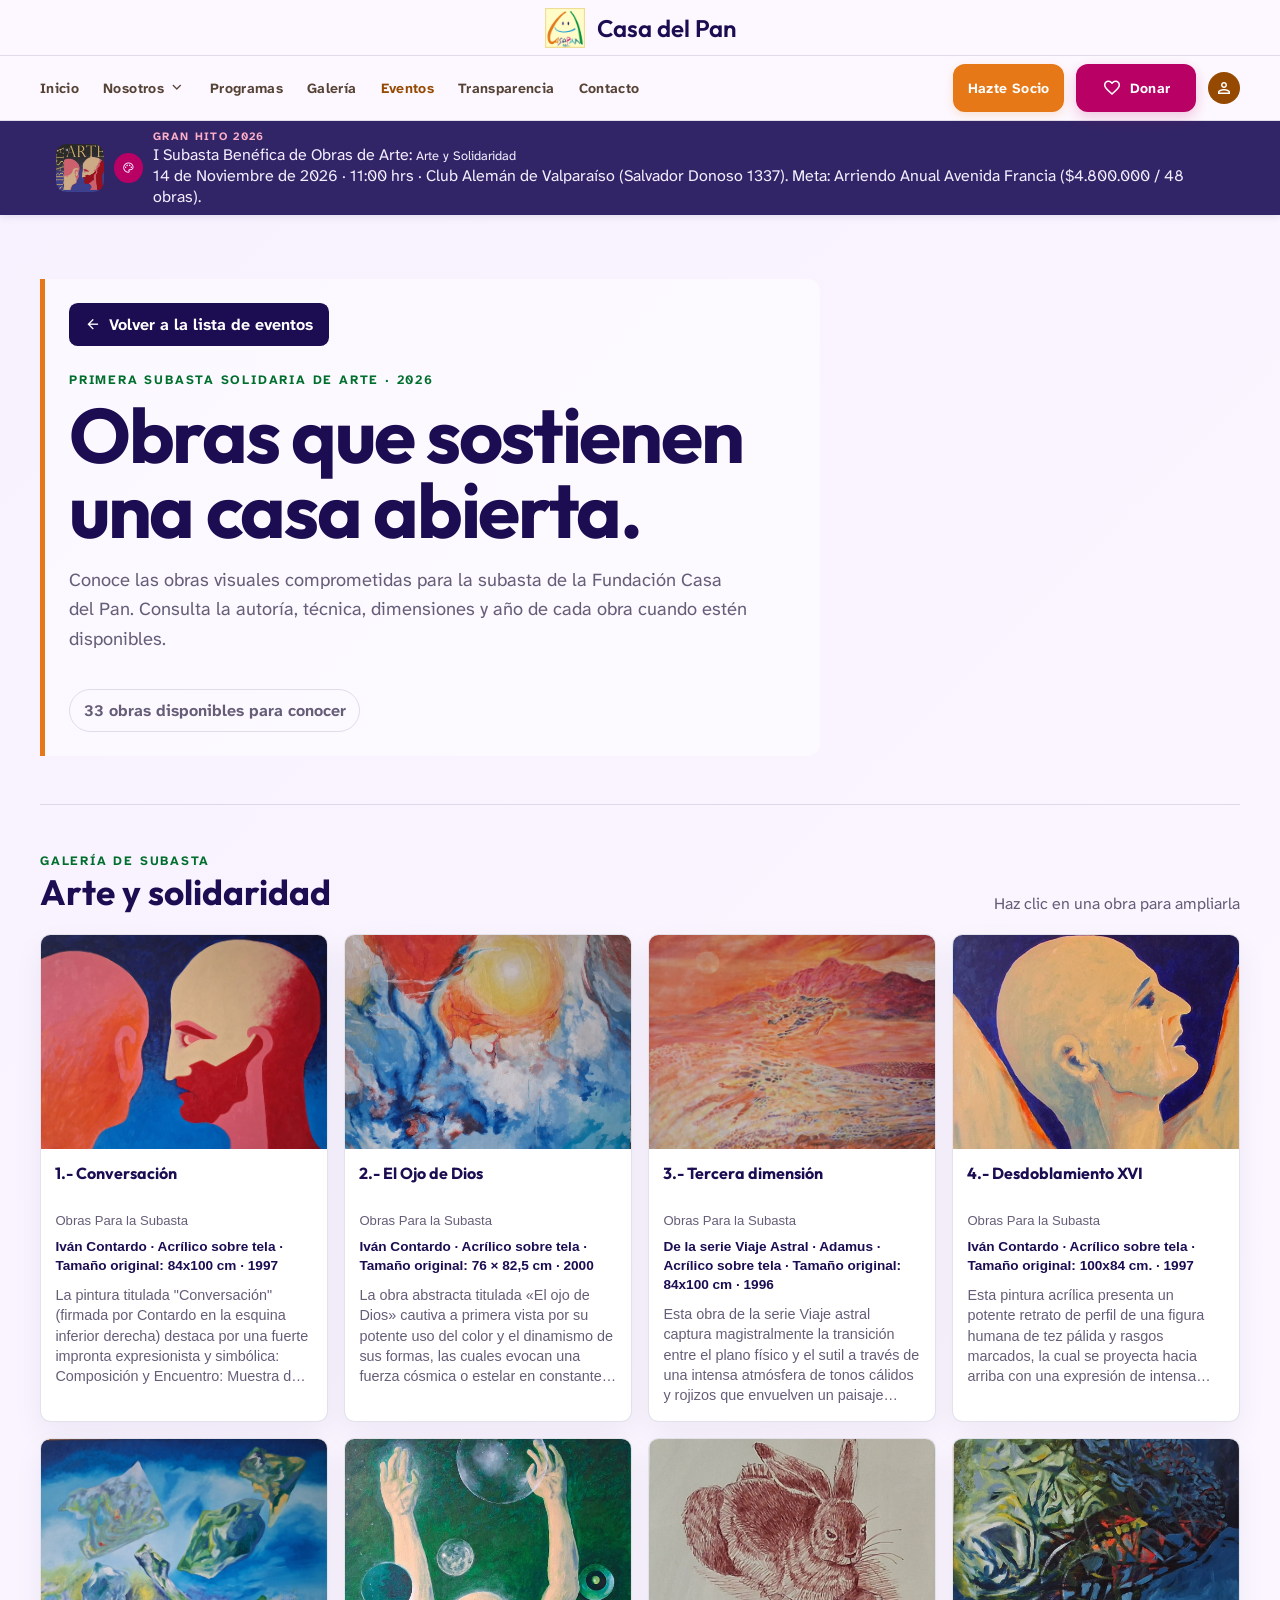
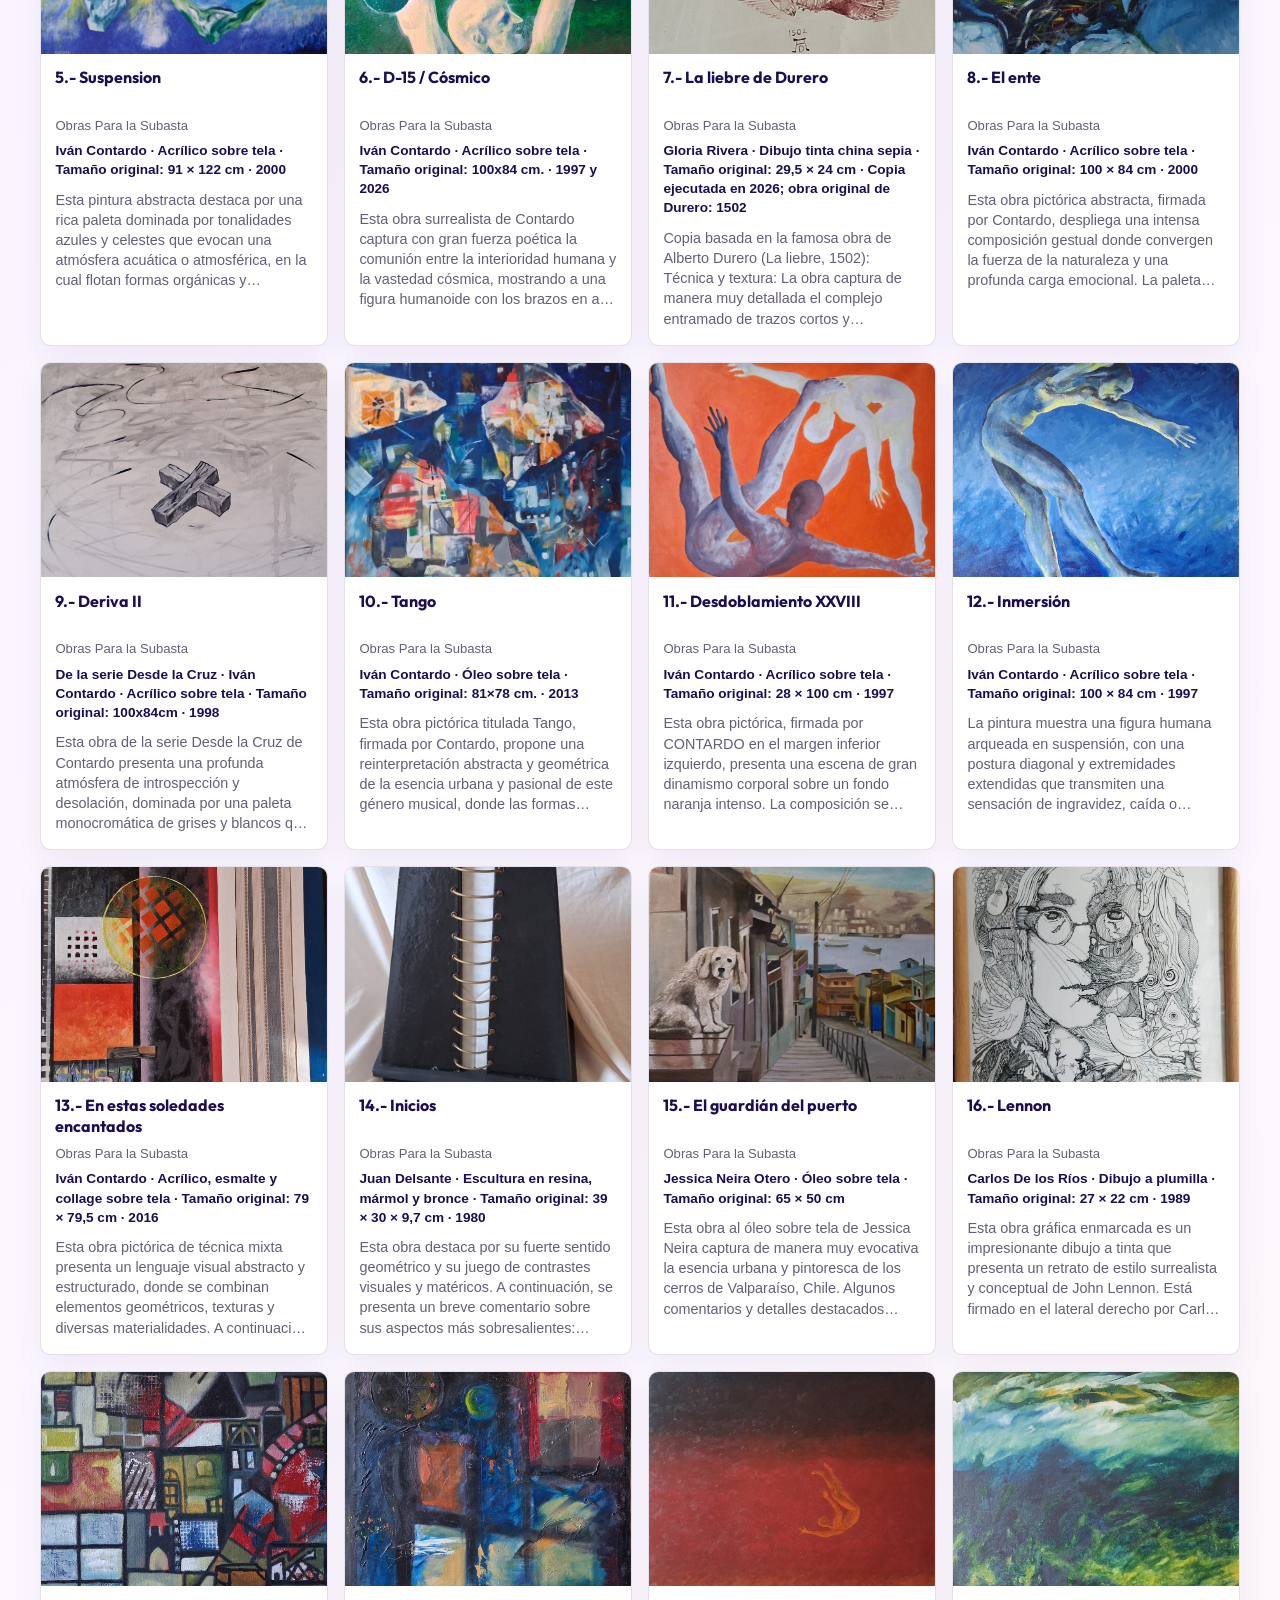
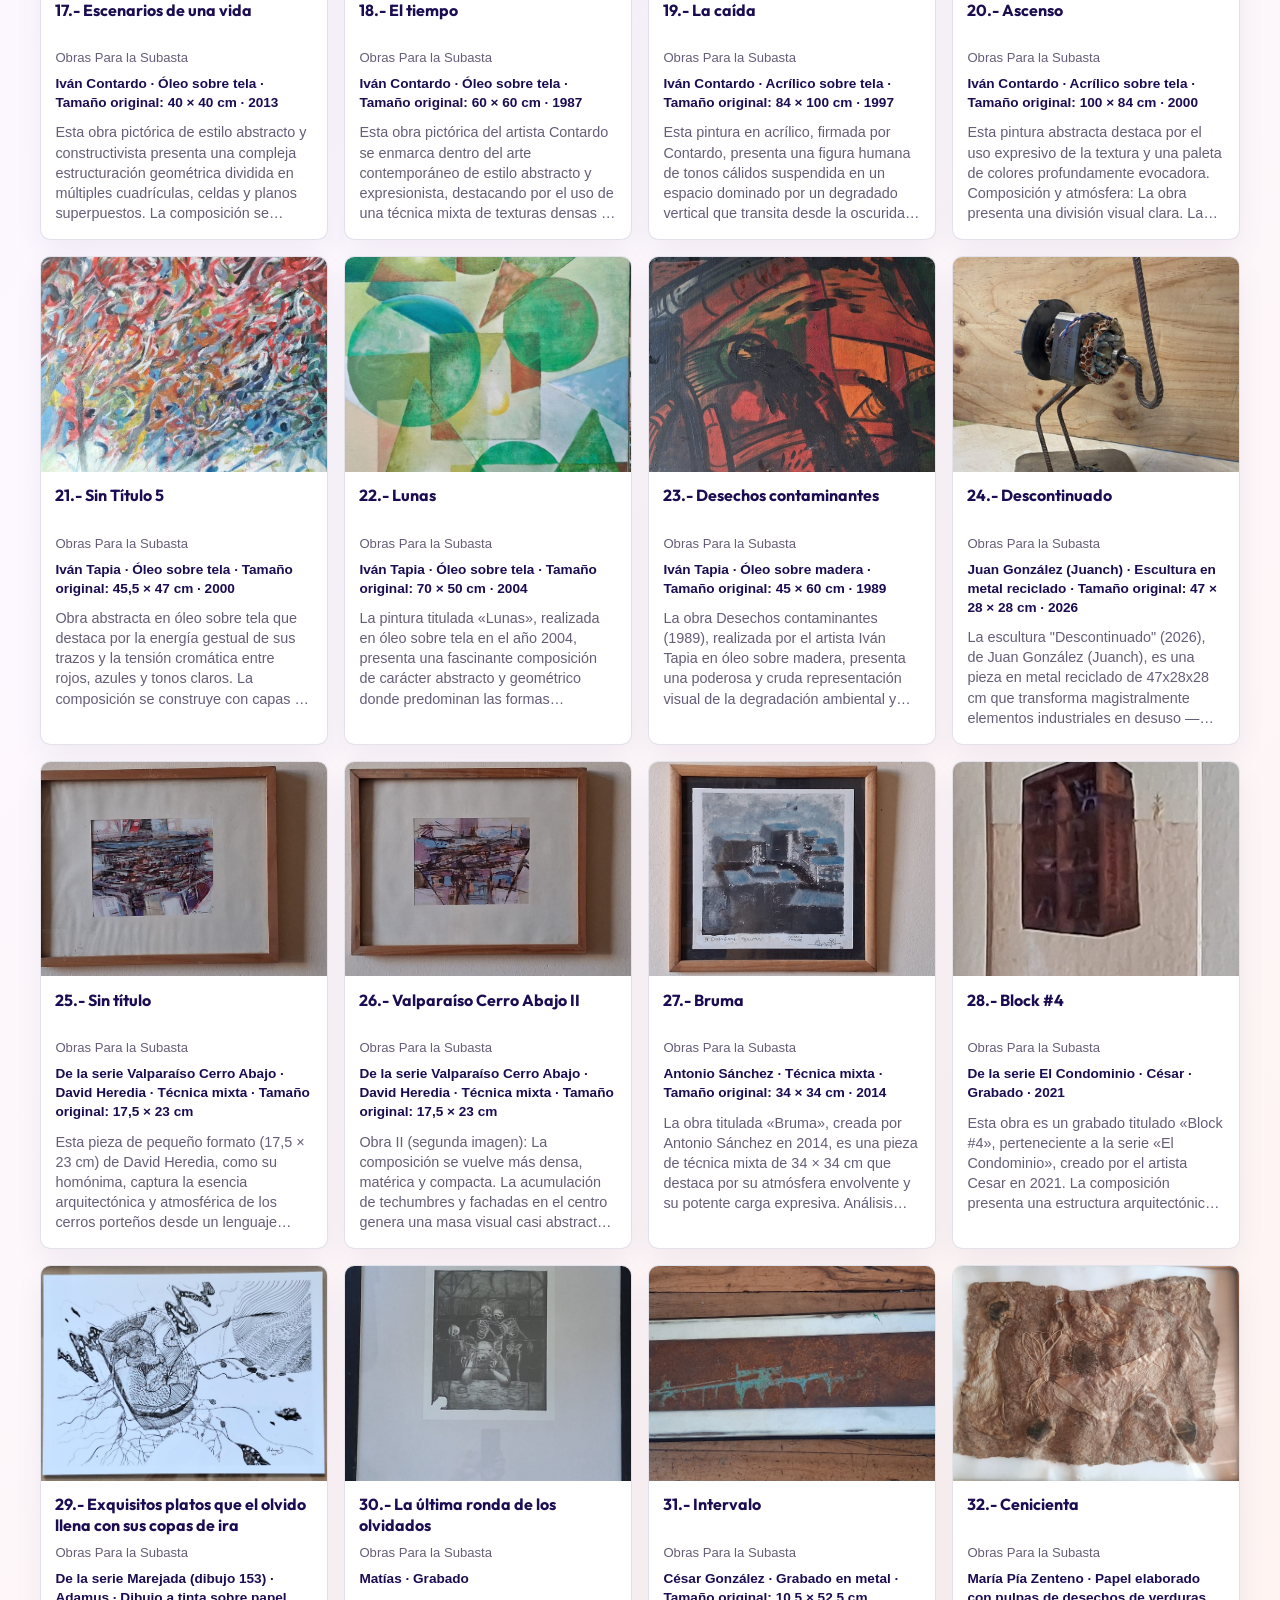
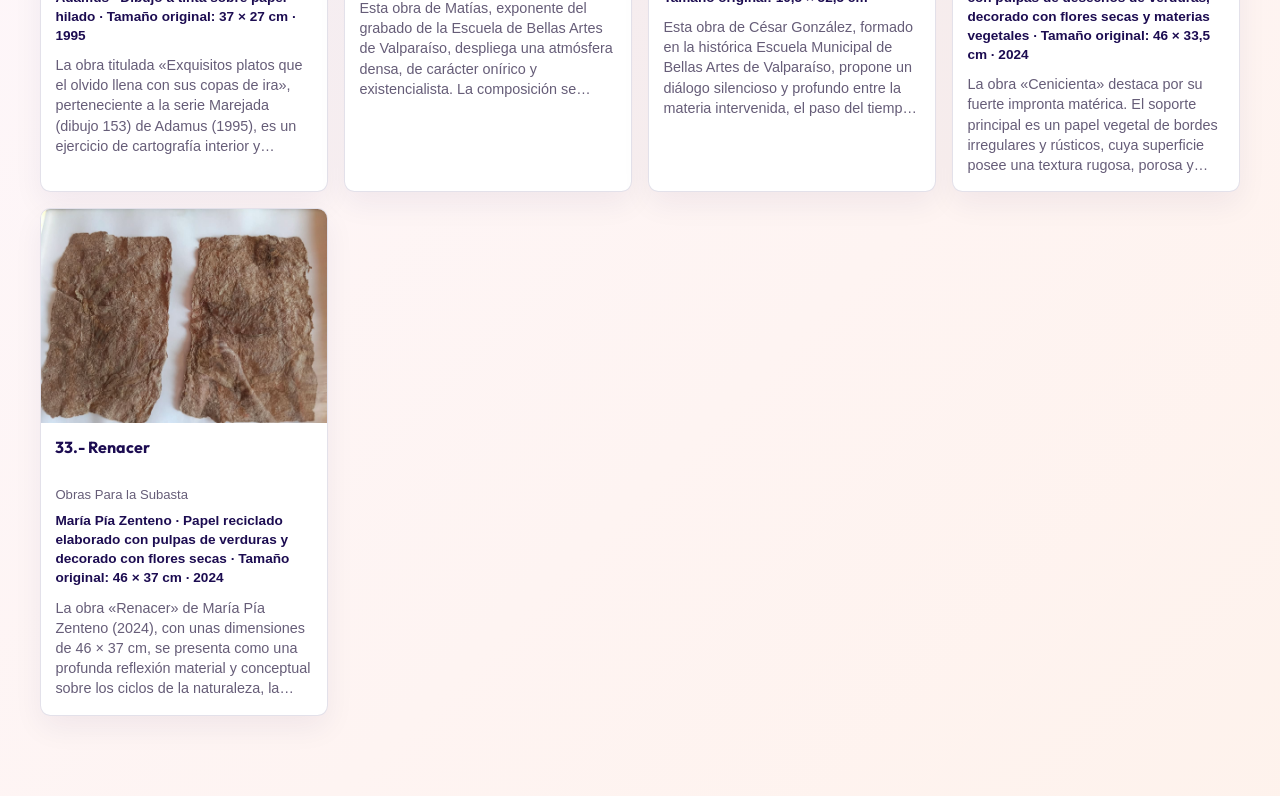
<file: obras-subastas.html>
<!doctype html>
<html lang="es">
<head>
  <meta charset="utf-8">
  <meta name="viewport" content="width=device-width, initial-scale=1">
  <script async src="https://www.googletagmanager.com/gtag/js?id=G-56G3E617SM"></script>
  <script>
    window.dataLayer = window.dataLayer || [];
    function gtag() { dataLayer.push(arguments); }
    gtag('js', new Date());
    gtag('config', 'G-56G3E617SM');
  </script>
  <title>Obras de la subasta | Fundación Casa del Pan</title>
  <meta name="description" content="Galería de obras visuales donadas para la Primera Subasta Solidaria de Arte de la Fundación Casa del Pan.">
  <link rel="preconnect" href="https://fonts.googleapis.com">
  <link rel="preconnect" href="https://fonts.gstatic.com" crossorigin>
  <link href="https://fonts.googleapis.com/css2?family=Atkinson+Hyperlegible+Next:wght@400;700&family=Outfit:wght@500;600;700&display=swap" rel="stylesheet">
  <link href="https://fonts.googleapis.com/css2?family=Material+Symbols+Outlined:opsz,wght,FILL,GRAD@20..48,100..700,0..1,-50..200" rel="stylesheet">
  <link rel="stylesheet" href="assets/css/galleries.css">
</head>
<body class="gallery-body">
  <header class="gallery-header bg-surface/95 backdrop-blur-md">
    <div class="gallery-header-brand">
      <a class="gallery-brand group focus:outline-none focus:ring-2 focus:ring-secondary rounded-lg" href="index.html">
        <img alt="Logo de la Fundación Casa del Pan" src="assets/images/logo.png" width="40" height="40" />
        <span class="gallery-brand-name">Casa del Pan</span>
      </a>
    </div>
    <div class="gallery-nav h-16 max-w-container-max mx-auto px-gutter-mobile lg:px-gutter-desktop flex items-center justify-between gap-space-md">
      <nav aria-label="Navegación principal" class="gallery-links hidden xl:flex items-center gap-space-lg">
        <a class="font-label-md text-label-md text-on-surface-variant hover:text-on-surface transition-colors py-2" href="index.html">Inicio</a>
        <details class="group relative">
          <summary class="list-none cursor-pointer font-label-md text-label-md text-on-surface-variant hover:text-on-surface transition-colors py-2 flex items-center gap-1">
            Nosotros
            <span class="material-symbols-outlined text-[18px]">expand_more</span>
          </summary>
          <div class="absolute left-0 top-full mt-2 w-52 rounded-xl bg-surface-container-lowest shadow-lg border border-surface-container-high p-2 z-20 flex flex-col gap-1">
            <a class="font-label-md text-label-md text-on-surface-variant hover:text-on-surface transition-colors rounded-lg px-2 py-1.5" href="index.html#quienes-somos">Quiénes Somos</a>
            <a class="font-label-md text-label-md text-on-surface-variant hover:text-on-surface transition-colors rounded-lg px-2 py-1.5" href="index.html#directorio">Directorio</a>
          </div>
        </details>
        <a class="font-label-md text-label-md text-on-surface-variant hover:text-on-surface transition-colors py-2" href="index.html#programas">Programas</a>
        <a class="font-label-md text-label-md text-on-surface-variant hover:text-on-surface transition-colors py-2" href="coleccion-fcp.html">Galería</a>
        <a aria-current="page" class="font-label-md text-label-md text-primary font-bold transition-colors py-2" href="eventos.html">Eventos</a>
        <a class="font-label-md text-label-md text-on-surface-variant hover:text-on-surface transition-colors py-2" href="index.html#transparencia">Transparencia</a>
        <a class="font-label-md text-label-md text-on-surface-variant hover:text-on-surface transition-colors py-2" href="index.html#contacto">Contacto</a>
      </nav>
      <div class="gallery-actions flex items-center gap-space-sm">
        <button type="button" class="mobile-menu-toggle xl:hidden" aria-label="Abrir menú principal" aria-controls="gallery-mobile-menu" aria-expanded="false" data-mobile-menu-toggle>
          <span class="material-symbols-outlined">menu</span>
        </button>
        <a class="gallery-member-link hidden sm:inline-flex items-center justify-center min-h-[48px] px-space-md py-space-xs rounded-xl bg-primary-container text-on-primary font-label-md text-label-md shadow-sm hover:brightness-105 active:scale-98 transition-all" href="index.html#hazte-socio">Hazte Socio</a><a class="gallery-link-cta inline-flex items-center justify-center min-h-[48px] px-space-lg py-space-xs rounded-xl bg-tertiary text-on-tertiary font-label-md text-label-md shadow-md hover:brightness-110 active:scale-98 transition-all gap-space-xs" href="index.html#donar"><span aria-hidden="true" class="material-symbols-outlined text-[20px]">favorite</span><span>Donar</span></a><span class="gallery-profile w-8 h-8 rounded-full bg-primary flex items-center justify-center shrink-0 ml-1" aria-hidden="true"><span class="material-symbols-outlined text-on-primary text-[18px]">person</span></span></div>
    </div>
  </header>
  <div class="mobile-nav-backdrop" id="gallery-mobile-menu-backdrop" hidden></div>
  <aside class="mobile-nav-drawer" id="gallery-mobile-menu" aria-label="Menú principal móvil" aria-hidden="true">
    <div class="mobile-nav-header">
      <a href="index.html" class="mobile-nav-brand" aria-label="Inicio de la Fundación Casa del Pan">
        <img src="assets/images/logo.png" alt="Logo de la Fundación Casa del Pan" width="40" height="40" />
        <span>Casa del Pan</span>
      </a>
      <button type="button" class="mobile-nav-close" aria-label="Cerrar menú" data-mobile-menu-close>
        <span class="material-symbols-outlined">close</span>
      </button>
    </div>
    <nav class="mobile-nav-links" aria-label="Menú móvil">
      <a href="index.html">Inicio</a>
      <details class="mobile-nav-group">
        <summary>Nosotros</summary>
        <div class="mobile-nav-submenu">
          <a href="index.html#quienes-somos">Quiénes somos</a>
          <a href="index.html#directorio">Directorio</a>
        </div>
      </details>
      <a href="index.html#programas">Programas</a>
      <a href="coleccion-fcp.html">Galería</a>
      <a href="eventos.html">Eventos</a>
      <a href="index.html#transparencia">Transparencia</a>
      <a href="index.html#contacto">Contacto</a>
      <a href="index.html#hazte-socio" class="mobile-nav-cta">Hazte Socio</a>
    </nav>
  </aside>
  <aside aria-label="Evento Solidario Destacado" class="auction-banner w-full bg-inverse-surface px-gutter-mobile lg:px-gutter-desktop py-space-sm shadow-sm">
    <div class="max-w-container-max mx-auto flex flex-col md:flex-row items-center justify-between gap-space-sm w-full"><div class="auction-banner-inner flex items-center gap-space-sm"><img class="h-14 w-14 rounded-xl object-cover shadow-sm" src="assets/images/logo-evento-subasta.jpeg" alt="Logo de la subasta Arte y Solidaridad" width="56" height="56" /><span aria-hidden="true" class="auction-banner-icon inline-flex p-space-xs rounded-full bg-tertiary text-on-tertiary animate-pulse"><span class="material-symbols-outlined text-[20px]">palette</span></span><div class="flex flex-col"><span class="auction-banner-kicker font-label-sm text-label-sm uppercase tracking-wider">Gran Hito 2026</span><p class="font-headline-sm text-headline-sm">I Subasta Benéfica de Obras de Arte: <span>Arte y Solidaridad</span></p><p class="font-body-sm text-body-sm">14 de Noviembre de 2026 · 11:00 hrs · Club Alemán de Valparaíso (Salvador Donoso 1337). Meta: Arriendo Anual Avenida Francia ($4.800.000 / 48 obras).</p></div></div></div>
  </aside>
  <main class="gallery-main" data-gallery-root="auction">
    <section class="gallery-hero">
      <a class="event-detail-link" href="eventos.html"><span class="material-symbols-outlined" aria-hidden="true">arrow_back</span>Volver a la lista de eventos</a>
      <span class="gallery-kicker">Primera Subasta Solidaria de Arte · 2026</span>
      <h1>Obras que sostienen una casa abierta.</h1>
      <p>Conoce las obras visuales comprometidas para la subasta de la Fundación Casa del Pan. Consulta la autoría, técnica, dimensiones y año de cada obra cuando estén disponibles.</p>
      <span class="gallery-stat" data-gallery-stat>24 obras disponibles para conocer</span>
    </section>
    <section class="series-section" aria-labelledby="subasta-heading">
      <div class="series-heading"><div><span class="gallery-kicker">Galería de subasta</span><h2 id="subasta-heading">Arte y solidaridad</h2></div><p>Haz clic en una obra para ampliarla</p></div>
      <div class="gallery-grid" data-gallery-grid></div>
    </section>
  </main>
  <div class="lightbox" id="lightbox" role="dialog" aria-modal="true" aria-labelledby="lightbox-title" hidden>
    <button class="lightbox-close" type="button" aria-label="Cerrar vista ampliada" data-lightbox-close>×</button>
    <button class="lightbox-arrow lightbox-prev" type="button" aria-label="Obra anterior" data-lightbox-prev>‹</button>
    <div class="lightbox-content"><div class="lightbox-media"><img data-lightbox-image alt=""></div><div class="lightbox-info"><span class="gallery-kicker">Ficha de la obra</span><h2 id="lightbox-title" data-lightbox-title></h2><p><strong>Tamaño original</strong><br><span data-lightbox-size></span></p><p data-lightbox-meta hidden></p><p data-lightbox-description></p></div></div>
    <button class="lightbox-arrow lightbox-next" type="button" aria-label="Obra siguiente" data-lightbox-next>›</button>
  </div>
  <script src="assets/js/galleries.js" defer></script>
</body>
</html>
</file>
<file: assets/css/galleries.css>
:root {
  --gallery-ink: #1c0c51;
  --gallery-muted: #665d78;
  --gallery-orange: #e67817;
  --gallery-green: #006e2d;
  --gallery-paper: #fdf8ff;
  --gallery-line: rgba(28, 12, 81, 0.12);
}

* { box-sizing: border-box; }

html { scroll-behavior: smooth; }

body.gallery-body {
  margin: 0;
  color: var(--gallery-ink);
  background: var(--gallery-paper);
  background-image: linear-gradient(135deg, rgba(247, 241, 255, .95), rgba(253, 248, 255, .96) 55%, rgba(255, 240, 229, .72));
  font-family: "Atkinson Hyperlegible Next", sans-serif;
}

.gallery-header {
  position: sticky;
  top: 0;
  z-index: 20;
  border-bottom: 1px solid var(--gallery-line);
  background: rgba(253, 248, 255, 0.95);
  backdrop-filter: blur(18px);
}

.gallery-header-brand {
  display: flex;
  min-height: 56px;
  align-items: center;
  justify-content: center;
  border-bottom: 1px solid var(--gallery-line);
}

.gallery-nav {
  width: min(1200px, calc(100% - 2rem));
  min-height: 64px;
  margin: 0 auto;
  display: flex;
  align-items: center;
  justify-content: space-between;
  gap: 1rem;
}

.gallery-brand { display: inline-flex; align-items: center; gap: .7rem; color: inherit; text-decoration: none; }
.gallery-header-brand .gallery-brand { gap: .75rem; }
.gallery-brand img { width: 32px; height: 32px; object-fit: contain; }
.gallery-header-brand .gallery-brand img { width: 40px; height: 40px; }
.gallery-brand > div { display: flex; flex-direction: column; }
.gallery-brand span:first-child,
.gallery-header-brand .gallery-brand .gallery-brand-name {
  color: var(--gallery-ink);
  font: 600 24px/32px "Outfit", sans-serif;
  letter-spacing: 0;
  text-transform: none;
}
.gallery-brand span:last-child { color: var(--gallery-muted); font: 700 12px/16px "Atkinson Hyperlegible Next", sans-serif; letter-spacing: .04em; text-transform: uppercase; }
.gallery-brand strong { display: block; font: 700 1rem "Outfit", sans-serif; }
.gallery-brand small { color: var(--gallery-muted); letter-spacing: .08em; text-transform: uppercase; }
.gallery-links { display: none; align-items: center; gap: 1.5rem; flex-wrap: wrap; justify-content: flex-end; }
.gallery-links a,
.gallery-links summary { color: #564336; padding: .5rem 0; border-radius: 0; text-decoration: none; font: 700 14px/20px "Atkinson Hyperlegible Next", sans-serif; letter-spacing: .025em; transition: color .2s ease; }
.gallery-links a:hover,
.gallery-links summary:hover { color: #1c0c51; background: transparent; }
.gallery-links a[aria-current="page"] { color: #964900; background: transparent; }
.gallery-links details { position: relative; }
.gallery-links summary { list-style: none; display: inline-flex; align-items: center; gap: .25rem; cursor: pointer; }
.gallery-links summary::-webkit-details-marker { display: none; }
.gallery-links summary .material-symbols-outlined { font-size: 1.1rem; }
.gallery-links details[open] > summary { color: #1c0c51; }
.gallery-links details > div {
  position: absolute;
  top: calc(100% + .4rem);
  left: 0;
  min-width: 14rem;
  display: flex;
  flex-direction: column;
  gap: .2rem;
  padding: .55rem;
  border: 1px solid var(--gallery-line);
  border-radius: 1rem;
  background: rgba(253, 248, 255, 0.98);
  box-shadow: 0 14px 32px rgba(28, 12, 81, 0.14);
  z-index: 40;
}
.gallery-links details > div a {
  padding: .6rem .75rem;
  border-radius: .75rem;
  color: var(--gallery-muted);
}
.gallery-links details > div a:hover { color: var(--gallery-ink); background: rgba(28, 12, 81, 0.04); }
.gallery-links .gallery-link-cta { color: white; background: #b90065; box-shadow: 0 5px 14px rgba(185, 0, 101, .22); }
.gallery-links .gallery-link-cta:hover { color: white; background: var(--gallery-green); }

.mobile-menu-toggle,
.mobile-nav-close {
  display: inline-flex;
  align-items: center;
  justify-content: center;
  width: 48px;
  height: 48px;
  border: 1px solid rgba(28, 12, 81, 0.12);
  border-radius: 999px;
  background: rgba(255, 255, 255, 0.7);
  color: var(--gallery-ink);
  cursor: pointer;
}

.mobile-nav-backdrop {
  position: fixed;
  inset: 0;
  background: rgba(17, 10, 31, 0.48);
  z-index: 50;
}

.mobile-nav-backdrop[hidden],
.mobile-nav-drawer[hidden] {
  display: none !important;
}

.mobile-nav-drawer {
  position: fixed;
  top: 0;
  right: 0;
  width: min(88vw, 360px);
  height: 100vh;
  background: #fff;
  z-index: 60;
  box-shadow: -18px 0 42px rgba(17, 10, 31, 0.18);
  transform: translateX(105%);
  transition: transform 0.25s ease;
  display: flex;
  flex-direction: column;
}

.mobile-nav-drawer.is-open {
  transform: translateX(0);
}

.mobile-nav-header {
  display: flex;
  align-items: center;
  justify-content: space-between;
  gap: 1rem;
  padding: 1rem 1rem 0.75rem;
  border-bottom: 1px solid rgba(28, 12, 81, 0.08);
}

.mobile-nav-brand {
  display: inline-flex;
  align-items: center;
  gap: 0.75rem;
  color: var(--gallery-ink);
  text-decoration: none;
  font-weight: 700;
}

.mobile-nav-brand img {
  width: 40px;
  height: 40px;
  object-fit: contain;
}

.mobile-nav-links {
  display: flex;
  flex-direction: column;
  gap: 0.35rem;
  padding: 1rem;
  overflow-y: auto;
}

.mobile-nav-links a,
.mobile-nav-links summary {
  display: flex;
  align-items: center;
  justify-content: space-between;
  width: 100%;
  padding: 0.9rem 0.95rem;
  border-radius: 0.85rem;
  color: var(--gallery-ink);
  text-decoration: none;
  font: 700 1rem/1.2 "Atkinson Hyperlegible Next", sans-serif;
}

.mobile-nav-links a:hover,
.mobile-nav-links summary:hover {
  background: rgba(28, 12, 81, 0.04);
}

.mobile-nav-group {
  border: 1px solid rgba(28, 12, 81, 0.08);
  border-radius: 0.9rem;
  background: rgba(248, 247, 251, 0.8);
}

.mobile-nav-group summary {
  list-style: none;
  cursor: pointer;
}

.mobile-nav-group summary::-webkit-details-marker {
  display: none;
}

.mobile-nav-submenu {
  display: flex;
  flex-direction: column;
  gap: 0.15rem;
  padding: 0 0.5rem 0.6rem;
}

.mobile-nav-submenu a {
  padding: 0.7rem 0.8rem;
  border-radius: 0.7rem;
  color: var(--gallery-muted);
  font-weight: 600;
}

.mobile-nav-cta {
  margin-top: 0.75rem;
  background: linear-gradient(135deg, #7c2d12, #b90065);
  color: white !important;
}

@media (min-width: 1280px) {
  .mobile-menu-toggle,
  .mobile-nav-backdrop,
  .mobile-nav-drawer,
  .mobile-nav-drawer.is-open {
    display: none !important;
  }
}
.gallery-actions { display: flex; align-items: center; gap: .75rem; }
.gallery-actions a { display: inline-flex; align-items: center; justify-content: center; min-height: 48px; padding: .5rem .9rem; border-radius: .75rem; color: white; font: 700 14px/20px "Atkinson Hyperlegible Next", sans-serif; letter-spacing: .025em; text-decoration: none; transition: filter .2s ease, transform .2s ease; }
.gallery-member-link { color: white !important; background: #e67817; box-shadow: 0 3px 10px rgba(230, 120, 23, .18); }
.gallery-member-link:hover { filter: brightness(1.05); }
.gallery-actions a:active { transform: scale(.98); }
.gallery-profile { display: inline-grid; place-items: center; width: 32px; height: 32px; border-radius: 50%; color: white; background: #964900; font-size: .7rem; }

.gallery-actions .gallery-link-cta { min-width: 120px; gap: .5rem; color: white; background: #b90065; box-shadow: 0 5px 14px rgba(185, 0, 101, .22); }
.gallery-actions .gallery-link-cta:hover { filter: brightness(1.1); }
.material-symbols-outlined { font-family: "Material Symbols Outlined"; font-weight: normal; font-style: normal; font-size: 1.25rem; line-height: 1; letter-spacing: normal; text-transform: none; white-space: nowrap; word-wrap: normal; direction: ltr; font-feature-settings: "liga"; -webkit-font-feature-settings: "liga"; -webkit-font-smoothing: antialiased; }

.auction-banner { width: 100%; margin: 0; padding: .5rem max(1rem, calc((100% - 1200px) / 2)); display: flex; align-items: center; justify-content: space-between; gap: 1rem; background: #322567; color: #f4eeff; box-shadow: 0 1px 8px rgba(31, 16, 84, .12); }
.auction-banner > div { width: min(1200px, calc(100% - 2rem)); margin: 0 auto; display: flex; align-items: center; justify-content: space-between; gap: 1rem; }
.auction-banner-inner { display: flex; align-items: center; gap: .6rem; min-width: 0; }
.auction-banner-inner img { width: 48px; height: 48px; border-radius: .65rem; object-fit: cover; }
.auction-banner-icon { display: inline-grid; place-items: center; width: 30px; height: 30px; border-radius: 50%; color: white; background: #b90065; }
.auction-banner-inner > div { display: flex; flex-direction: column; min-width: 0; }
.auction-banner-kicker { color: #ffb0c9; font-size: .7rem; font-weight: 700; letter-spacing: .12em; text-transform: uppercase; }
.auction-banner strong { font-family: "Outfit", sans-serif; font-size: .95rem; }
.auction-banner strong em { color: #ffb786; font-style: normal; }
.auction-banner p { margin: 0; }
.auction-banner-inner span:not(.auction-banner-kicker):not(.auction-banner-icon) { color: #f4eeff; font-size: .8rem; }
.auction-banner > a { flex: 0 0 auto; padding: .55rem .8rem; border-radius: .55rem; color: #4d2300; background: #ffb786; text-decoration: none; font-size: .875rem; font-weight: 700; }
.auction-details-link:hover { background: white; }
.auction-banner a:hover { background: var(--gallery-orange); }

.gallery-main { width: min(1200px, calc(100% - 2rem)); margin: 0 auto; padding: 4rem 0 5rem; }
.gallery-kicker { color: var(--gallery-green); font-size: .8rem; font-weight: 700; letter-spacing: .14em; text-transform: uppercase; }
.gallery-hero > .event-detail-link { display: flex; width: fit-content; margin-bottom: 1.35rem; }
.gallery-hero { max-width: 780px; margin-bottom: 3rem; padding: 1.5rem; border-left: 5px solid var(--gallery-orange); border-radius: 0 .8rem .8rem 0; background: rgba(255, 255, 255, .55); }
.gallery-hero h1 { margin: .5rem 0 1rem; font: 700 clamp(2.4rem, 6vw, 5rem)/.98 "Outfit", sans-serif; letter-spacing: -.03em; }
.gallery-hero p { max-width: 680px; color: var(--gallery-muted); font-size: 1.15rem; line-height: 1.6; }
.gallery-stat { display: inline-flex; margin-top: 1rem; padding: .65rem .85rem; border: 1px solid var(--gallery-line); border-radius: 999px; color: var(--gallery-muted); font-weight: 700; }

.series-section { padding-top: 2.75rem; margin-top: 2.75rem; border-top: 1px solid var(--gallery-line); }
.series-heading { display: flex; justify-content: space-between; align-items: end; gap: 1rem; margin-bottom: 1.2rem; }
.series-heading h2 { margin: 0; font: 700 clamp(1.45rem, 3vw, 2.2rem) "Outfit", sans-serif; }
.series-heading p { margin: 0; color: var(--gallery-muted); }
.events-list { padding-top: 2.75rem; margin-top: 2.75rem; border-top: 1px solid var(--gallery-line); }
.events-group + .events-group { margin-top: 3rem; padding-top: 2rem; border-top: 1px solid var(--gallery-line); }
.events-group-heading { display: flex; align-items: baseline; justify-content: space-between; gap: 1rem; margin-bottom: 1.2rem; }
.events-group-heading h3 { margin: 0; font: 700 clamp(1.35rem, 2.5vw, 1.9rem) "Outfit", sans-serif; }
.events-group-heading span { color: var(--gallery-muted); font-size: .9rem; }
.event-item { display: grid; grid-template-columns: minmax(220px, 28%) 1fr; overflow: hidden; border: 1px solid var(--gallery-line); border-radius: .75rem; background: rgba(255, 255, 255, .8); box-shadow: 0 16px 35px rgba(28, 12, 81, .07); }
.event-item-image { min-height: 280px; background: #322567; }
.event-item-image img { display: block; width: 100%; height: 100%; object-fit: cover; }
.event-item-content { padding: 1.6rem 1.8rem 1.7rem; }
.event-item-topline { display: flex; align-items: center; justify-content: space-between; gap: 1rem; margin-bottom: .9rem; color: var(--gallery-muted); font-size: .85rem; font-weight: 700; letter-spacing: .04em; text-transform: uppercase; }
.event-status { color: var(--gallery-green); }
.event-item h3 { margin: 0; font: 700 clamp(1.6rem, 3vw, 2.55rem)/1.05 "Outfit", sans-serif; }
.event-subtitle { margin: .35rem 0 1rem; color: var(--gallery-orange); font: 700 1.1rem "Outfit", sans-serif; }
.event-item-content > p:not(.event-subtitle) { max-width: 680px; margin: 0; color: var(--gallery-muted); font-size: 1.05rem; line-height: 1.55; }
.event-facts { display: flex; flex-wrap: wrap; gap: 1.2rem 2rem; margin: 1.35rem 0 1.5rem; }
.event-facts div { min-width: 190px; }
.event-facts dt { display: flex; align-items: center; gap: .35rem; color: var(--gallery-ink); font-weight: 700; }
.event-facts dt .material-symbols-outlined { color: var(--gallery-orange); font-size: 1.1rem; }
.event-facts dd { margin: .25rem 0 0 1.45rem; color: var(--gallery-muted); line-height: 1.4; }
.event-detail-link { display: inline-flex; align-items: center; gap: .45rem; padding: .7rem .95rem; border-radius: .55rem; color: white; background: var(--gallery-ink); font-weight: 700; text-decoration: none; transition: background .2s ease, transform .2s ease; }
.event-detail-link:hover { background: var(--gallery-green); transform: translateY(-1px); }
.event-detail-link .material-symbols-outlined { font-size: 1.1rem; }
.events-list-items { display: grid; gap: 1.25rem; }
.events-empty { margin: 0; padding: 2rem; border: 1px dashed var(--gallery-line); color: var(--gallery-muted); text-align: center; }
.event-detail-main { max-width: 980px; }
.event-back-link { margin-bottom: 1.5rem; }
.event-detail-hero { max-width: 860px; }
.event-detail-hero .event-subtitle { margin-bottom: .2rem; }
.event-detail-facts { display: flex; flex-wrap: wrap; gap: 1rem 2rem; margin: 0; padding: 1.2rem 1.4rem; border: 1px solid var(--gallery-line); border-radius: .7rem; background: rgba(255,255,255,.62); }
.event-detail-facts div { min-width: 220px; }
.event-detail-facts dt { color: var(--gallery-ink); font-weight: 700; }
.event-detail-facts dd { margin: .25rem 0 0; color: var(--gallery-muted); }
.event-photo-grid { display: grid; grid-template-columns: repeat(3, minmax(0, 1fr)); gap: 1rem; }
.event-photo-grid figure { margin: 0; overflow: hidden; border: 1px solid var(--gallery-line); border-radius: .65rem; background: white; }
.event-photo-grid img { display: block; width: 100%; aspect-ratio: 4 / 3; object-fit: cover; }
.admin-main { max-width: 1180px; }
.admin-layout { display: grid; grid-template-columns: minmax(0, 1.55fr) minmax(240px, .65fr); align-items: start; gap: 2rem; }
.admin-form, .admin-help { padding: 1.5rem; border: 1px solid var(--gallery-line); border-radius: .75rem; background: rgba(255,255,255,.72); box-shadow: 0 14px 30px rgba(28, 12, 81, .05); }
.admin-section-heading { margin-bottom: 1.2rem; }
.admin-section-heading-spaced { margin-top: 2rem; }
.admin-section-heading h2, .admin-help h2 { margin: .35rem 0 0; font: 700 1.6rem/1.1 "Outfit", sans-serif; }
.admin-fields { display: grid; gap: 1rem; }
.admin-fields-two { grid-template-columns: repeat(2, minmax(0, 1fr)); }
.admin-fields-three { grid-template-columns: repeat(3, minmax(0, 1fr)); }
.admin-form label { display: flex; flex-direction: column; gap: .4rem; margin-bottom: 1rem; color: var(--gallery-ink); font-weight: 700; }
.admin-form input:not([type="checkbox"]), .admin-form textarea { width: 100%; padding: .75rem .8rem; border: 1px solid var(--gallery-line); border-radius: .45rem; color: var(--gallery-ink); background: white; font: inherit; }
.admin-form textarea { resize: vertical; }
.admin-upload-grid { display: grid; grid-template-columns: repeat(2, minmax(0, 1fr)); gap: 1rem; }
.admin-upload-field { min-height: 100px; padding: 1rem; border: 1px dashed rgba(28,12,81,.28); border-radius: .55rem; background: rgba(255,255,255,.6); }
.admin-upload-field input { padding: .4rem 0 !important; border: 0 !important; background: transparent !important; }
.admin-form small, .admin-help-note { color: var(--gallery-muted); font-size: .82rem; font-weight: 400; line-height: 1.4; }
.admin-preview { display: grid; grid-template-columns: repeat(4, minmax(0, 1fr)); gap: .7rem; margin: 1rem 0; }
.admin-preview > p { grid-column: 1 / -1; margin: 0; color: var(--gallery-muted); font-size: .9rem; }
.admin-preview figure { margin: 0; overflow: hidden; border: 1px solid var(--gallery-line); border-radius: .45rem; background: white; }
.admin-preview img { display: block; width: 100%; aspect-ratio: 1; object-fit: cover; }
.admin-preview figcaption { display: flex; flex-direction: column; gap: .15rem; padding: .45rem; color: var(--gallery-muted); font-size: .72rem; line-height: 1.25; }
.admin-preview figcaption span { overflow: hidden; text-overflow: ellipsis; white-space: nowrap; }
.admin-checkbox { flex-direction: row !important; align-items: center; gap: .5rem !important; font-weight: 400 !important; }
.admin-checkbox input { width: 1rem; height: 1rem; accent-color: var(--gallery-green); }
.admin-actions { display: flex; flex-wrap: wrap; gap: .75rem; margin-top: 1.4rem; }
.admin-actions button { display: inline-flex; align-items: center; justify-content: center; gap: .45rem; min-height: 46px; padding: .7rem .9rem; border: 0; border-radius: .55rem; color: white; font: 700 .9rem "Atkinson Hyperlegible Next", sans-serif; cursor: pointer; }
.admin-primary { background: var(--gallery-ink); }
.admin-secondary { background: var(--gallery-orange); }
.admin-actions button:hover { filter: brightness(1.1); }
.admin-feedback { min-height: 1.4em; margin: 1rem 0 0; color: var(--gallery-muted); font-size: .9rem; line-height: 1.4; }
.admin-feedback[data-type="success"] { color: var(--gallery-green); }
.admin-feedback[data-type="error"] { color: #a12828; }
.admin-help { position: sticky; top: 84px; }
.admin-help p { color: var(--gallery-muted); line-height: 1.5; }
.admin-help ul { display: grid; gap: .6rem; padding-left: 1.2rem; color: var(--gallery-muted); line-height: 1.4; }
.admin-help code { color: var(--gallery-ink); font-size: .82rem; }
.gallery-grid { display: grid; grid-template-columns: repeat(4, minmax(0, 1fr)); gap: 1rem; }
.art-card { margin: 0; overflow: hidden; border: 1px solid var(--gallery-line); border-radius: .65rem; background: white; box-shadow: 0 12px 30px rgba(28, 12, 81, .06); }
.art-card button { display: block; width: 100%; padding: 0; border: 0; color: inherit; text-align: left; background: transparent; cursor: zoom-in; }
.art-card img { display: block; width: 100%; aspect-ratio: 4 / 3; object-fit: cover; background: #eee9f2; transition: transform .35s ease; }
.art-card button:hover img { transform: scale(1.035); }
.art-card figcaption { padding: .85rem .9rem 1rem; }
.art-title { display: block; min-height: 2.6em; font: 700 1rem/1.3 "Outfit", sans-serif; }
.art-meta { display: flex; justify-content: space-between; gap: .5rem; margin-top: .55rem; color: var(--gallery-muted); font-size: .82rem; }
.art-details { margin: .55rem 0 0; color: var(--gallery-ink); font-size: .85rem; font-weight: 700; line-height: 1.4; }
.art-description { margin: .65rem 0 0; color: var(--gallery-muted); font-size: .9rem; line-height: 1.4; }
.art-description-preview { display: -webkit-box; overflow: hidden; -webkit-box-orient: vertical; -webkit-line-clamp: 5; }

.lightbox[hidden] { display: none; }
.lightbox { position: fixed; inset: 0; z-index: 50; display: grid; place-items: center; padding: 1rem; background: rgba(16, 9, 39, .94); }
.lightbox-content { --lightbox-height: min(800px, calc(100dvh - 2rem)); width: min(1280px, calc(100% - 6rem)); height: var(--lightbox-height); min-height: 0; display: grid; grid-template-columns: minmax(0, 1fr) minmax(320px, 360px); grid-template-rows: minmax(0, 1fr); overflow: hidden; border: 1px solid rgba(255,255,255,.18); border-radius: .8rem; background: #24194a; color: white; }
.lightbox-media { min-width: 0; min-height: 0; display: grid; place-items: center; padding: 1rem; }
.lightbox-media img { display: block; width: auto; height: auto; max-width: 100%; max-height: calc(var(--lightbox-height) - 2rem - 2px); object-fit: contain; }
.lightbox-info { min-width: 0; min-height: 0; overflow-y: auto; overscroll-behavior: contain; padding: 2rem 1.5rem; background: rgba(255,255,255,.06); }
.lightbox-info h2 { margin: 0 0 .75rem; font: 700 1.45rem/1.15 "Outfit", sans-serif; }
.lightbox-info [data-lightbox-meta] { margin-bottom: .5rem; color: white; font-weight: 700; }
.lightbox-info [data-lightbox-description] { white-space: pre-line; }
.lightbox-info p { color: rgba(255,255,255,.76); line-height: 1.5; }
.lightbox-close, .lightbox-arrow { position: absolute; border: 1px solid rgba(255,255,255,.25); border-radius: 999px; color: white; background: rgba(255,255,255,.12); cursor: pointer; }
.lightbox-close { top: 1.25rem; right: 1.25rem; width: 42px; height: 42px; font-size: 1.4rem; }
.lightbox-arrow { top: 50%; width: 46px; height: 46px; transform: translateY(-50%); font-size: 1.7rem; }
.lightbox-prev { left: 1.25rem; }
.lightbox-next { right: 1.25rem; }
.lightbox-close:hover, .lightbox-arrow:hover { background: var(--gallery-orange); }

@media (max-width: 900px) { .gallery-grid { grid-template-columns: repeat(3, minmax(0, 1fr)); } .event-item { grid-template-columns: 1fr; } .event-item-image { min-height: 220px; max-height: 300px; } .admin-layout { grid-template-columns: 1fr; } .admin-help { position: static; } .lightbox-content { width: min(720px, 100%); height: auto; max-height: calc(100dvh - 2rem); grid-template-columns: minmax(0, 1fr); grid-template-rows: auto auto; overflow-y: auto; } .lightbox-media { min-height: 50vh; } .lightbox-media img { max-height: min(65vh, calc(100dvh - 7rem)); } .lightbox-info { padding: 1rem 1.25rem; } }
@media (min-width: 1280px) { .gallery-links { display: flex; } }
@media (max-width: 1279px) {
  .gallery-links { display: none; }
  .gallery-nav { justify-content: center; }
  .gallery-actions { justify-content: center; margin: 0 auto; }
}
@media (max-width: 620px) { .gallery-header-brand { min-height: 48px; } .gallery-header-brand .gallery-brand img { width: 36px; height: 36px; } .gallery-nav { align-items: center; padding: .7rem 0; flex-direction: column; } .gallery-actions { width: 100%; } .gallery-member-link { display: none !important; } .auction-banner { align-items: flex-start; } .auction-banner-inner { align-items: flex-start; } .auction-banner > div { width: 100%; } .auction-banner > a { width: 100%; text-align: center; } .gallery-main { padding-top: 2.5rem; } .gallery-grid { grid-template-columns: repeat(2, minmax(0, 1fr)); gap: .7rem; } .event-photo-grid { grid-template-columns: repeat(2, minmax(0, 1fr)); gap: .7rem; } .event-item-content { padding: 1.2rem; } .event-item-topline { align-items: flex-start; flex-direction: column; gap: .35rem; } .event-item-image { min-height: 180px; } .event-facts { display: block; } .event-facts div + div { margin-top: 1rem; } .admin-form, .admin-help { padding: 1.1rem; } .admin-fields-two, .admin-fields-three, .admin-upload-grid { grid-template-columns: 1fr; } .admin-preview { grid-template-columns: repeat(3, minmax(0, 1fr)); } .admin-actions button { width: 100%; } .art-card figcaption { padding: .7rem; } .art-title { min-height: 0; font-size: .9rem; } .art-meta { display: block; margin-top: .45rem; line-height: 1.35; } .art-meta > span { display: block; } .art-description { display: block; margin-top: .55rem; font-size: .78rem; line-height: 1.35; } .lightbox-arrow { top: 42%; } }
@media (max-width: 620px) { .art-description-preview { display: -webkit-box; } }
@media (prefers-reduced-motion: reduce) { *, *::before, *::after { scroll-behavior: auto !important; transition: none !important; } }
</file>
